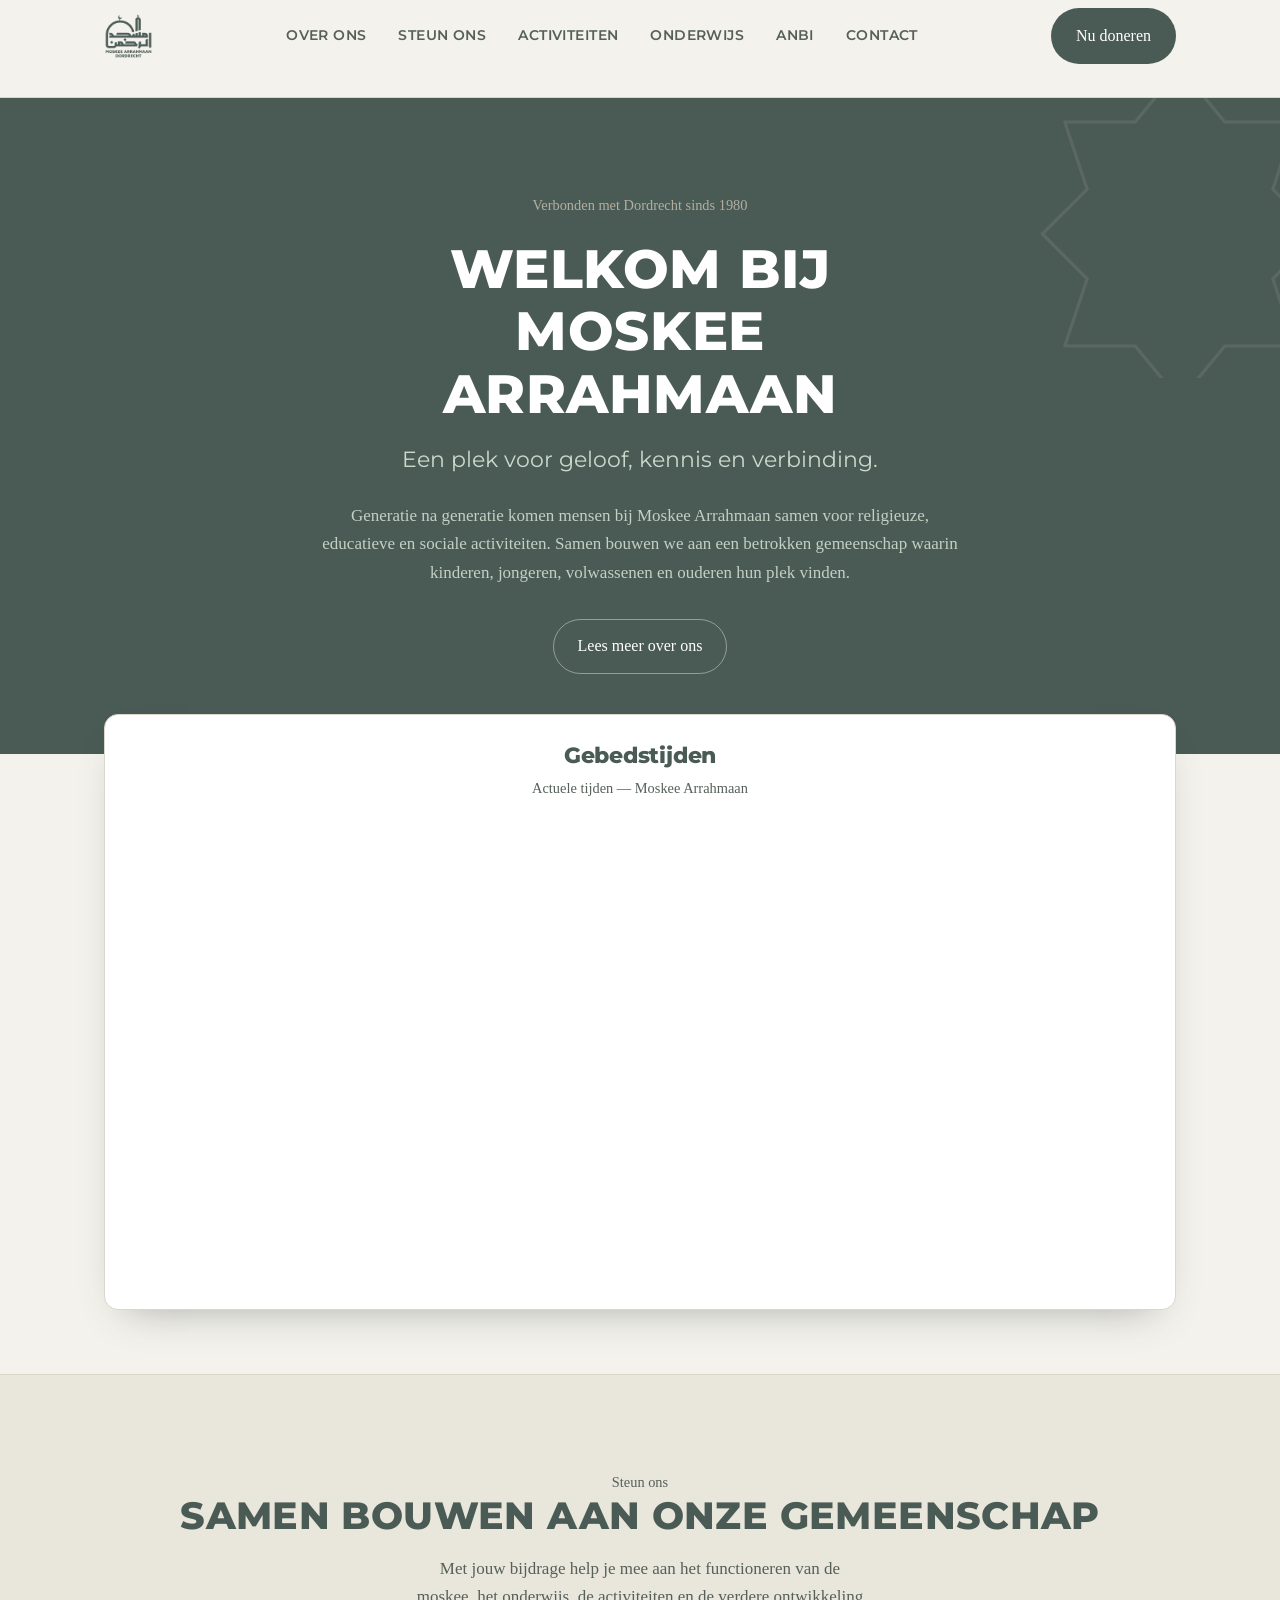
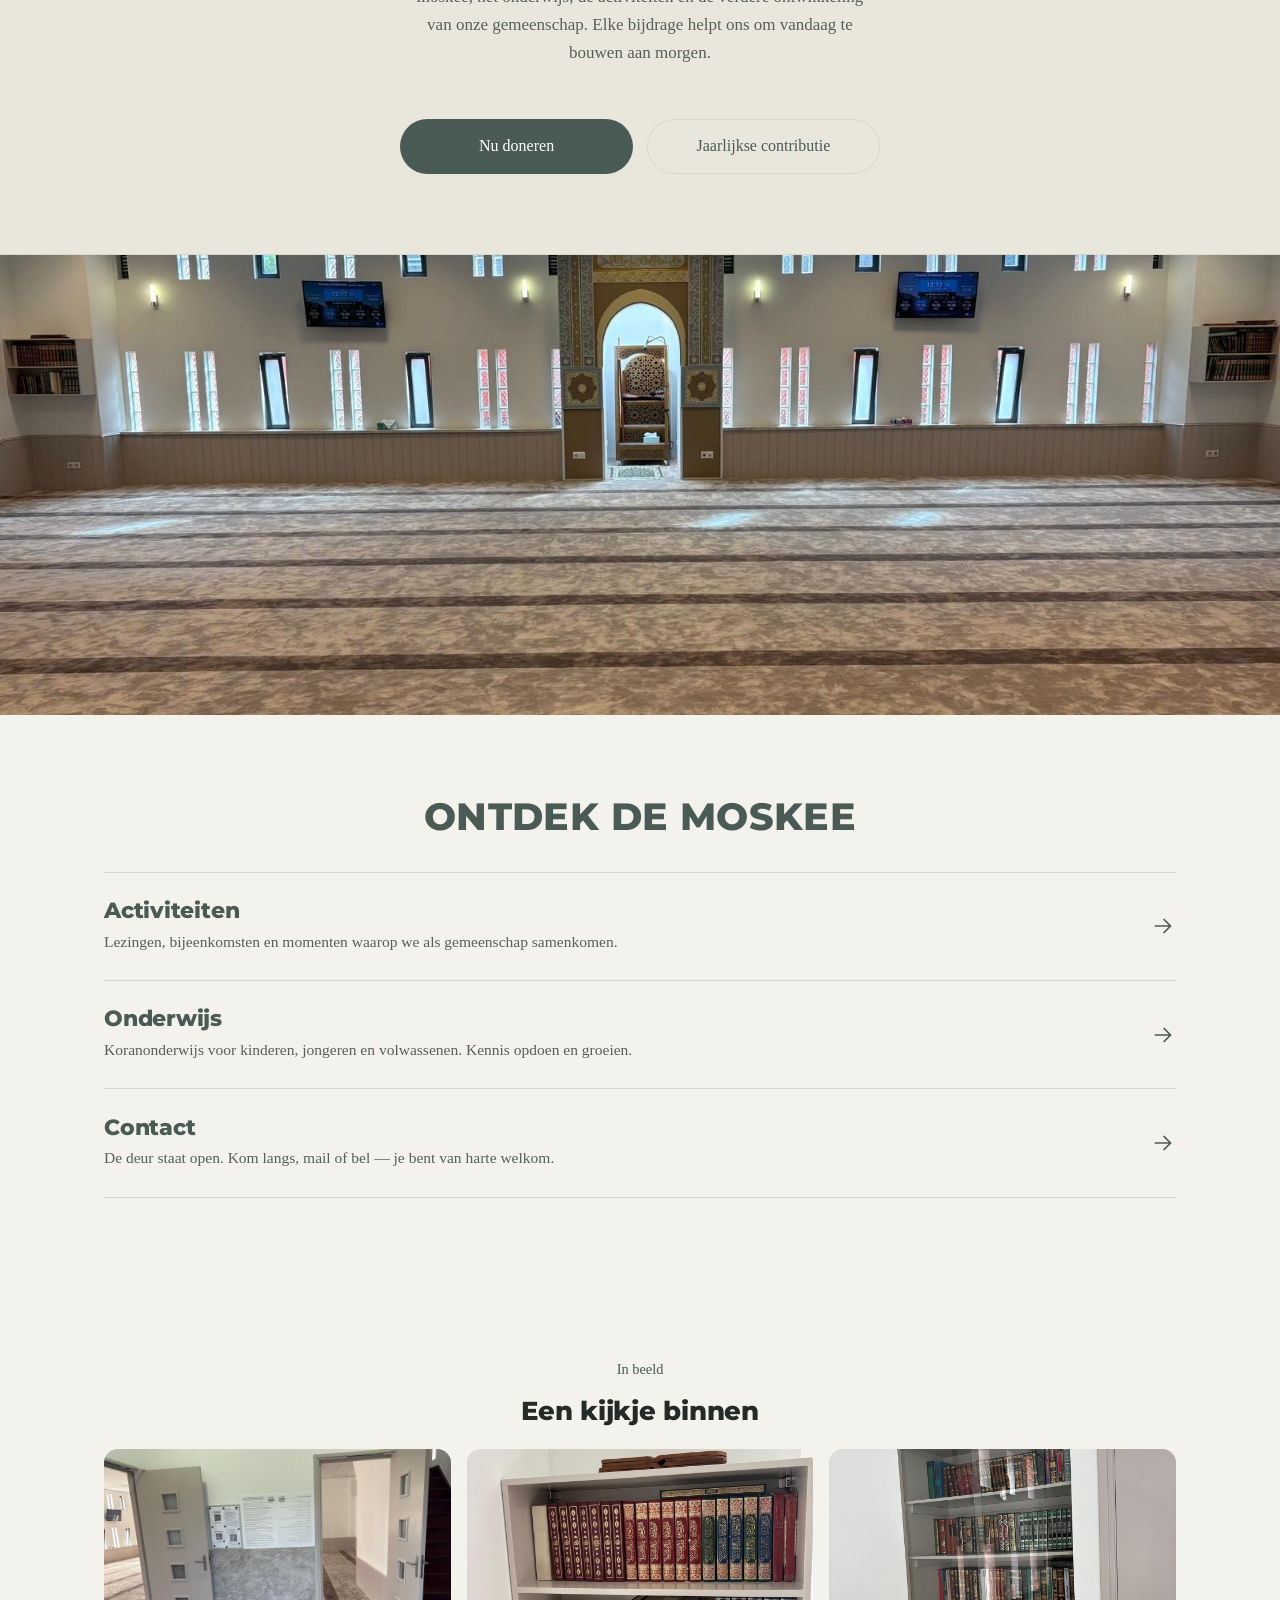
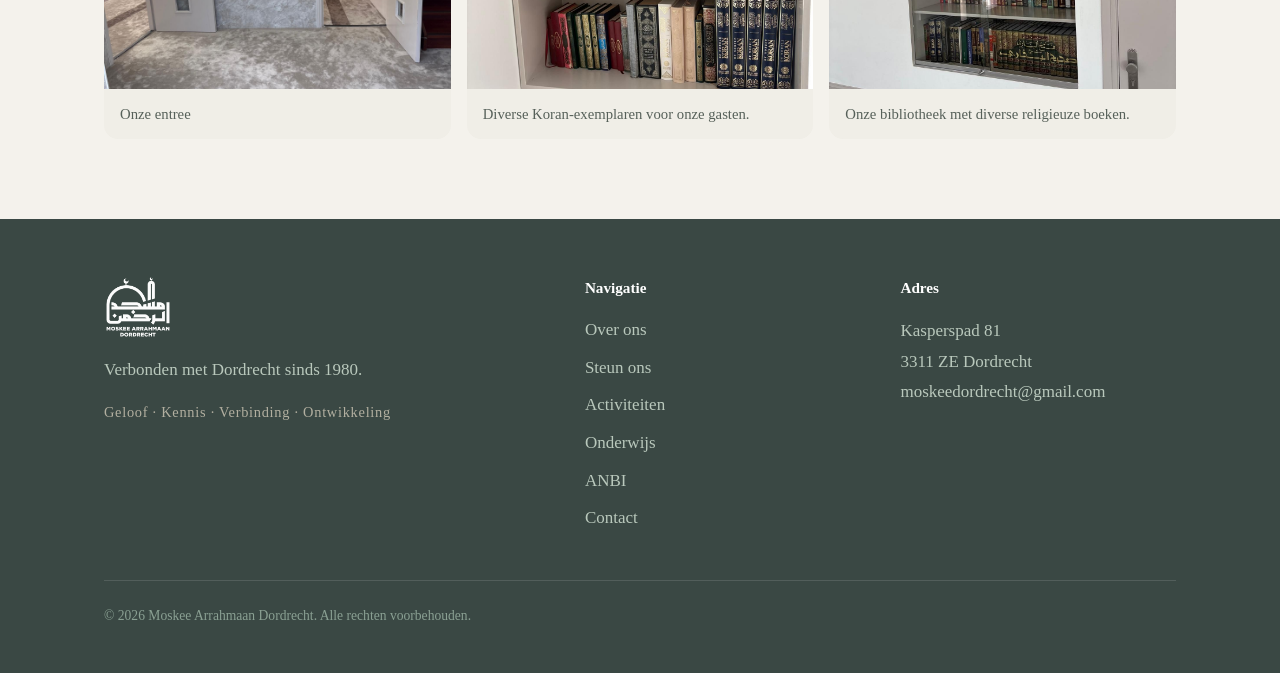
<file: index.html>
<!DOCTYPE html>
<html lang="nl">
<head>
  <meta charset="UTF-8">
  <meta name="viewport" content="width=device-width, initial-scale=1.0">
  <title>Moskee Arrahmaan Dordrecht — Geloof, kennis en verbinding</title>
  <meta name="description" content="Moskee Arrahmaan Dordrecht: sinds 1980 een plek voor geloof, kennis en verbinding. Bekijk de gebedstijden, activiteiten, onderwijs en steun de moskee.">
  <link rel="preconnect" href="https://fonts.googleapis.com">
  <link rel="preconnect" href="https://fonts.gstatic.com" crossorigin>
  <link href="https://fonts.googleapis.com/css2?family=Montserrat:wght@500;600;700;800;900&display=swap" rel="stylesheet">
  <link rel="stylesheet" href="css/style.css">
  <link rel="icon" type="image/png" href="images/favicon.png">
  <meta name="theme-color" content="#4A5B56">
</head>
<body class="centered">
  <a class="skip-link" href="#main">Naar hoofdinhoud</a>

  <!-- HEADER -->
  <header class="site-header">
    <div class="wrap header-inner">
      <a class="brand" href="index.html" aria-label="Moskee Arrahmaan Dordrecht — home">
        <img src="images/logo.png" alt="Moskee Arrahmaan Dordrecht" class="brand__logo">
      </a>
      <nav class="nav" aria-label="Hoofdnavigatie">
        <ul>
          <li><a href="over-ons.html">Over ons</a></li>
          <li><a href="steun-ons.html">Steun ons</a></li>
          <li><a href="activiteiten.html">Activiteiten</a></li>
          <li><a href="onderwijs.html">Onderwijs</a></li>
          <li><a href="anbi.html">ANBI</a></li>
          <li><a href="contact.html">Contact</a></li>
        </ul>
      </nav>
      <a href="steun-ons.html" class="btn btn--primary header-cta">Nu doneren</a>
      <button class="menu-toggle" aria-label="Menu openen" aria-expanded="false" aria-controls="mobile-nav">
        <span></span><span></span><span></span>
      </button>
    </div>
    <nav class="mobile-nav" id="mobile-nav" aria-label="Mobiele navigatie">
      <ul>
        <li><a href="over-ons.html">Over ons</a></li>
        <li><a href="steun-ons.html">Steun ons</a></li>
        <li><a href="activiteiten.html">Activiteiten</a></li>
        <li><a href="onderwijs.html">Onderwijs</a></li>
        <li><a href="anbi.html">ANBI</a></li>
        <li><a href="contact.html">Contact</a></li>
      </ul>
      <a href="steun-ons.html" class="btn btn--primary">Nu doneren</a>
    </nav>
  </header>

  <main id="main">

    <!-- HERO -->
    <section class="hero">
      <svg class="hero__star" viewBox="0 0 200 200" fill="none" aria-hidden="true">
        <path d="M100 6 128 40h44l-14 42 28 28-28 28 14 42h-44l-28 34-28-34H28l14-42-28-28 28-28L28 40h44Z" stroke="currentColor" stroke-width="2" stroke-linejoin="round"/>
      </svg>
      <div class="wrap">
        <div class="hero__inner">
          <p class="hero__eyebrow">Verbonden met Dordrecht sinds 1980</p>
          <h1>Welkom bij Moskee Arrahmaan</h1>
          <p class="hero__lead">Een plek voor geloof, kennis en verbinding.</p>
          <p class="body">
            Generatie na generatie komen mensen bij Moskee Arrahmaan samen voor religieuze,
            educatieve en sociale activiteiten. Samen bouwen we aan een betrokken gemeenschap
            waarin kinderen, jongeren, volwassenen en ouderen hun plek vinden.
          </p>
          <div class="hero__actions">
            <a href="over-ons.html" class="btn btn--on-dark">Lees meer over ons</a>
          </div>
        </div>
      </div>
    </section>

    <!-- GEBEDSTIJDEN -->
    <section class="prayer wrap" aria-labelledby="prayer-title">
      <div class="prayer__card">
        <div class="prayer__head">
          <h2 id="prayer-title">Gebedstijden</h2>
          <span class="prayer__date">Actuele tijden — Moskee Arrahmaan</span>
        </div>
        <div class="prayer__embed-wrap">
          <iframe class="mawaqit-desktop" src="https://mawaqit.net/en/w/arrahmaan-dordrecht?showOnly5PrayerTimes=0" frameborder="0" scrolling="no" title="Gebedstijden Moskee Arrahmaan" loading="lazy"></iframe>
          <iframe class="mawaqit-mobile" src="https://mawaqit.net/en/m/arrahmaan-dordrecht?showNotification=0&showSearchButton=0&showFooter=0&showFlashMessage=0&view=mobile" frameborder="0" scrolling="no" title="Gebedstijden Moskee Arrahmaan (mobiel)" loading="lazy"></iframe>
        </div>
      </div>
    </section>

    <!-- STEUN ONS -->
    <section class="support section-pad">
      <div class="wrap support__grid">
        <div>
          <p class="kicker">Steun ons</p>
          <h2>Samen bouwen aan onze gemeenschap</h2>
          <p>
            Met jouw bijdrage help je mee aan het functioneren van de moskee, het onderwijs,
            de activiteiten en de verdere ontwikkeling van onze gemeenschap. Elke bijdrage
            helpt ons om vandaag te bouwen aan morgen.
          </p>
        </div>
        <div class="support__actions">
          <a href="https://betaalverzoek.rabobank.nl/betaalverzoek/?id=DckpgFLoRYGA3qLge6UtIg" class="btn btn--primary" target="_blank" rel="noopener">Nu doneren</a>
          <a href="steun-ons.html" class="btn btn--ghost">Jaarlijkse contributie</a>
        </div>
      </div>
    </section>

    <!-- COMMUNITY BEELDBAND -->
    <section class="band" aria-hidden="true">
      <img src="images/moskee-benedenverdieping.jpg" alt="De gebedszaal van Moskee Arrahmaan" loading="lazy">
    </section>

    <!-- ONTDEK -->
    <section class="discover section-pad">
      <div class="wrap">
        <h2>Ontdek de moskee</h2>
        <div class="discover__list">
          <a class="discover__item" href="activiteiten.html">
            <div>
              <h3>Activiteiten</h3>
              <p>Lezingen, bijeenkomsten en momenten waarop we als gemeenschap samenkomen.</p>
            </div>
            <svg class="discover__arrow" width="26" height="26" viewBox="0 0 24 24" fill="none" aria-hidden="true"><path d="M5 12h14M13 6l6 6-6 6" stroke="currentColor" stroke-width="1.6" stroke-linecap="round" stroke-linejoin="round"/></svg>
          </a>
          <a class="discover__item" href="onderwijs.html">
            <div>
              <h3>Onderwijs</h3>
              <p>Koranonderwijs voor kinderen, jongeren en volwassenen. Kennis opdoen en groeien.</p>
            </div>
            <svg class="discover__arrow" width="26" height="26" viewBox="0 0 24 24" fill="none" aria-hidden="true"><path d="M5 12h14M13 6l6 6-6 6" stroke="currentColor" stroke-width="1.6" stroke-linecap="round" stroke-linejoin="round"/></svg>
          </a>
          <a class="discover__item" href="contact.html">
            <div>
              <h3>Contact</h3>
              <p>De deur staat open. Kom langs, mail of bel — je bent van harte welkom.</p>
            </div>
            <svg class="discover__arrow" width="26" height="26" viewBox="0 0 24 24" fill="none" aria-hidden="true"><path d="M5 12h14M13 6l6 6-6 6" stroke="currentColor" stroke-width="1.6" stroke-linecap="round" stroke-linejoin="round"/></svg>
          </a>
        </div>
      </div>
    </section>

    <!-- IN BEELD -->
    <section class="section-pad">
      <div class="wrap">
        <p class="kicker">In beeld</p>
        <h2>Een kijkje binnen</h2>
        <div class="gallery" style="margin-top:1.5rem;">
          <figure>
            <img src="images/onze-entree.jpeg" alt="De entree van de moskee met deuren naar de gebedszaal en de trap" loading="lazy">
            <figcaption>Onze entree</figcaption>
          </figure>
          <figure>
            <img src="images/moskee-boeken-2.jpg" alt="Boekenkast met vertalingen van de Koran" loading="lazy">
            <figcaption>Diverse Koran-exemplaren voor onze gasten.</figcaption>
          </figure>
          <figure>
            <img src="images/moskee-boeken-4.jpg" alt="Boekenkast met studieboeken voor het Koranonderwijs" loading="lazy">
            <figcaption>Onze bibliotheek met diverse religieuze boeken.</figcaption>
          </figure>
        </div>
      </div>
    </section>

  </main>

  <!-- FOOTER -->
  <footer class="site-footer">
    <div class="wrap footer-grid">
      <div>
        <img src="images/logo-white.png" alt="Moskee Arrahmaan Dordrecht" class="footer__logo">
        <p>Verbonden met Dordrecht sinds 1980.</p>
        <p class="footer__tag">Geloof · Kennis · Verbinding · Ontwikkeling</p>
      </div>
      <div>
        <h4>Navigatie</h4>
        <ul>
          <li><a href="over-ons.html">Over ons</a></li>
          <li><a href="steun-ons.html">Steun ons</a></li>
          <li><a href="activiteiten.html">Activiteiten</a></li>
          <li><a href="onderwijs.html">Onderwijs</a></li>
          <li><a href="anbi.html">ANBI</a></li>
          <li><a href="contact.html">Contact</a></li>
        </ul>
      </div>
      <div>
        <h4>Adres</h4>
        <address>
          Kasperspad 81<br>
          3311 ZE Dordrecht<br>
          <a href="mailto:moskeedordrecht@gmail.com">moskeedordrecht@gmail.com</a>
        </address>
      </div>
    </div>
    <div class="wrap">
      <p class="footer-bottom">© <span id="year"></span> Moskee Arrahmaan Dordrecht. Alle rechten voorbehouden.</p>
    </div>
  </footer>

  <script src="js/main.js"></script>
</body>
</html>
</file>
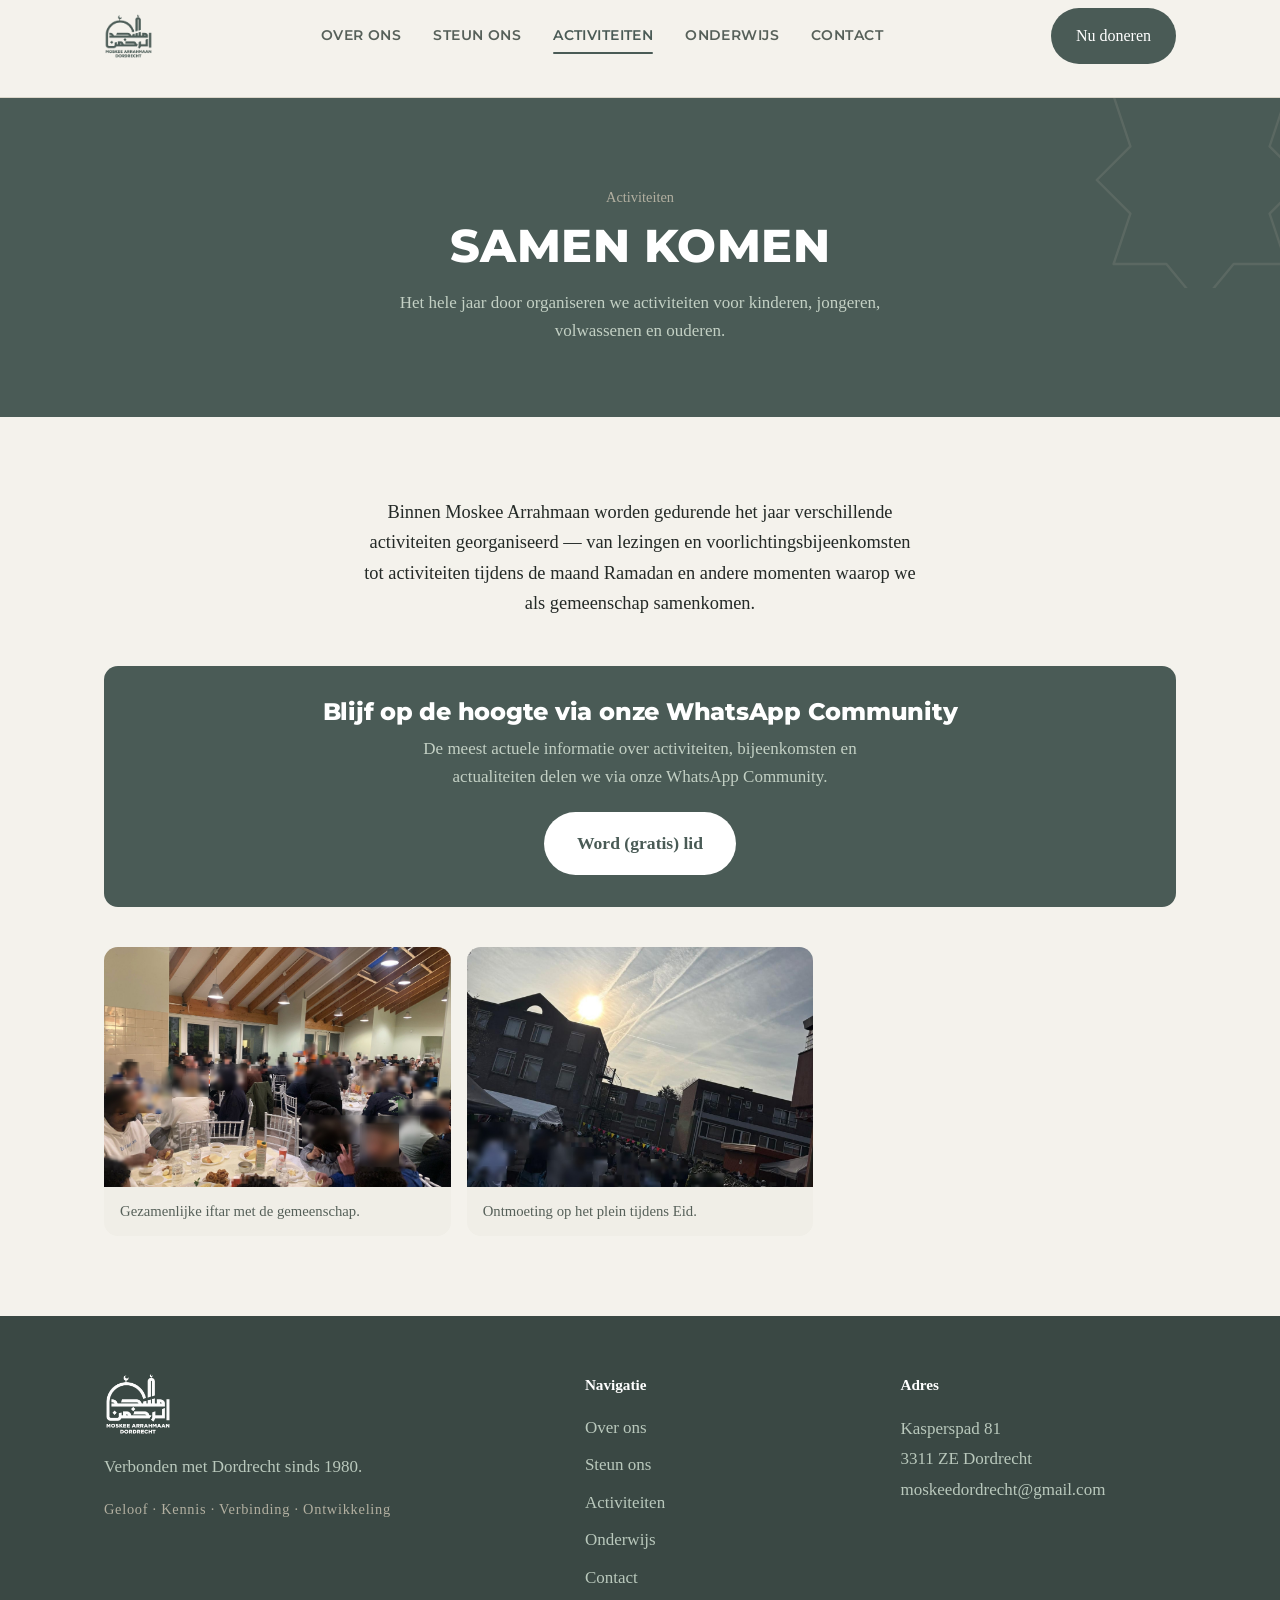
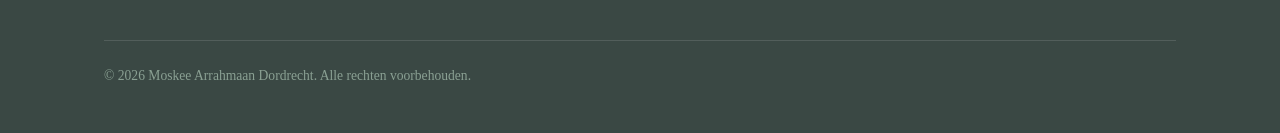
<file: activiteiten.html>
<!DOCTYPE html>
<html lang="nl">
<head>
  <meta charset="UTF-8">
  <meta name="viewport" content="width=device-width, initial-scale=1.0">
  <title>Activiteiten — Moskee Arrahmaan Dordrecht</title>
  <meta name="description" content="Lezingen, bijeenkomsten en activiteiten door het jaar heen bij Moskee Arrahmaan Dordrecht.">
  <link rel="preconnect" href="https://fonts.googleapis.com">
  <link rel="preconnect" href="https://fonts.gstatic.com" crossorigin>
  <link href="https://fonts.googleapis.com/css2?family=Montserrat:wght@500;600;700;800;900&display=swap" rel="stylesheet">
  <link rel="stylesheet" href="css/style.css">
  <link rel="icon" type="image/png" href="images/favicon.png">
  <meta name="theme-color" content="#4A5B56">
</head>
<body class="centered">
  <a class="skip-link" href="#main">Naar hoofdinhoud</a>
  <header class="site-header">
    <div class="wrap header-inner">
      <a class="brand" href="index.html" aria-label="Moskee Arrahmaan Dordrecht — home">
        <img src="images/logo.png" alt="Moskee Arrahmaan Dordrecht" class="brand__logo">
      </a>
      <nav class="nav" aria-label="Hoofdnavigatie">
        <ul>
          <li><a href="over-ons.html">Over ons</a></li>
          <li><a href="steun-ons.html">Steun ons</a></li>
          <li><a href="activiteiten.html" aria-current="page">Activiteiten</a></li>
          <li><a href="onderwijs.html">Onderwijs</a></li>
          <li><a href="contact.html">Contact</a></li>
        </ul>
      </nav>
      <a href="steun-ons.html" class="btn btn--primary header-cta">Nu doneren</a>
      <button class="menu-toggle" aria-label="Menu openen" aria-expanded="false" aria-controls="mobile-nav">
        <span></span><span></span><span></span>
      </button>
    </div>
    <nav class="mobile-nav" id="mobile-nav" aria-label="Mobiele navigatie">
      <ul>
        <li><a href="over-ons.html">Over ons</a></li>
        <li><a href="steun-ons.html">Steun ons</a></li>
        <li><a href="activiteiten.html" aria-current="page">Activiteiten</a></li>
        <li><a href="onderwijs.html">Onderwijs</a></li>
        <li><a href="contact.html">Contact</a></li>
      </ul>
      <a href="steun-ons.html" class="btn btn--primary">Nu doneren</a>
    </nav>
  </header>

  <main id="main">
    <section class="page-hero">
      <svg class="page-hero__star" viewBox="0 0 200 200" fill="none" aria-hidden="true">
        <path d="M100 6 128 40h44l-14 42 28 28-28 28 14 42h-44l-28 34-28-34H28l14-42-28-28 28-28L28 40h44Z" stroke="currentColor" stroke-width="2" stroke-linejoin="round"/>
      </svg>
      <div class="wrap">
        <div class="page-hero__inner">
          <p class="kicker">Activiteiten</p>
          <h1>Samen komen</h1>
          <p>Het hele jaar door organiseren we activiteiten voor kinderen, jongeren, volwassenen en ouderen.</p>
        </div>
      </div>
    </section>

    <section class="section-pad">
      <div class="wrap">
        <div class="prose">
          <p class="intro">Binnen Moskee Arrahmaan worden gedurende het jaar verschillende activiteiten georganiseerd — van lezingen en voorlichtingsbijeenkomsten tot activiteiten tijdens de maand Ramadan en andere momenten waarop we als gemeenschap samenkomen.</p>
        </div>

        <div class="whatsapp-cta">
          <div>
            <h2>Blijf op de hoogte via onze WhatsApp Community</h2>
            <p>De meest actuele informatie over activiteiten, bijeenkomsten en actualiteiten delen we via onze WhatsApp Community.</p>
          </div>
          <a href="https://chat.whatsapp.com/C5p3BSme1LD5mEpssKw8GZ" class="btn btn--primary btn--lg" target="_blank" rel="noopener">Word (gratis) lid</a>
        </div>

        <div class="gallery" style="margin-top:2.5rem;">
          <figure>
            <img src="images/activiteiten-2.jpg" alt="Gezamenlijke iftar-maaltijd in de zaal" loading="lazy">
            <figcaption>Gezamenlijke iftar met de gemeenschap.</figcaption>
          </figure>
          <figure>
            <img src="images/activiteiten-1.jpg" alt="Bijeenkomst op het plein bij de moskee tijdens het Eid-feest" loading="lazy">
            <figcaption>Ontmoeting op het plein tijdens Eid.</figcaption>
          </figure>
        </div>
      </div>
    </section>

  </main>
  <footer class="site-footer">
    <div class="wrap footer-grid">
      <div>
        <img src="images/logo-white.png" alt="Moskee Arrahmaan Dordrecht" class="footer__logo">
        <p>Verbonden met Dordrecht sinds 1980.</p>
        <p class="footer__tag">Geloof · Kennis · Verbinding · Ontwikkeling</p>
      </div>
      <div>
        <h4>Navigatie</h4>
        <ul>
          <li><a href="over-ons.html">Over ons</a></li>
          <li><a href="steun-ons.html">Steun ons</a></li>
          <li><a href="activiteiten.html">Activiteiten</a></li>
          <li><a href="onderwijs.html">Onderwijs</a></li>
          <li><a href="contact.html">Contact</a></li>
        </ul>
      </div>
      <div>
        <h4>Adres</h4>
        <address>
          Kasperspad 81<br>
          3311 ZE Dordrecht<br>
          <a href="mailto:moskeedordrecht@gmail.com">moskeedordrecht@gmail.com</a>
        </address>
      </div>
    </div>
    <div class="wrap">
      <p class="footer-bottom">© <span id="year"></span> Moskee Arrahmaan Dordrecht. Alle rechten voorbehouden.</p>
    </div>
  </footer>
  <script src="js/main.js"></script>
</body>
</html>
</file>
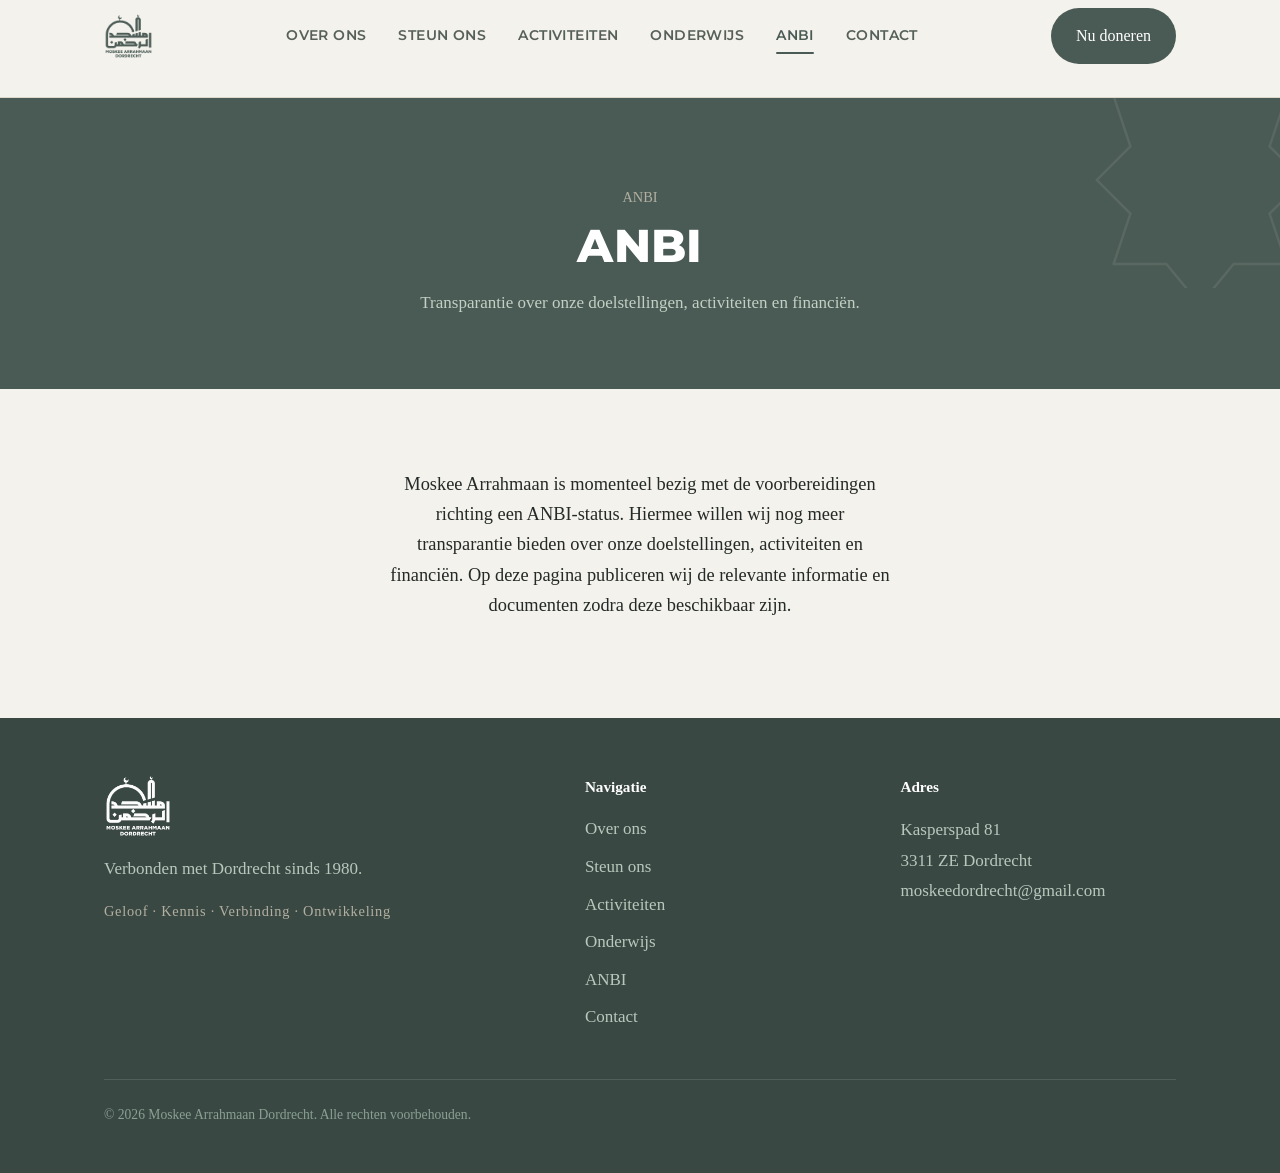
<file: anbi.html>
<!DOCTYPE html>
<html lang="nl">
<head>
  <meta charset="UTF-8">
  <meta name="viewport" content="width=device-width, initial-scale=1.0">
  <title>ANBI — Moskee Arrahmaan Dordrecht</title>
  <meta name="description" content="ANBI — Moskee Arrahmaan Dordrecht werkt toe naar een ANBI-status voor meer transparantie over doelstellingen, activiteiten en financiën.">
  <link rel="preconnect" href="https://fonts.googleapis.com">
  <link rel="preconnect" href="https://fonts.gstatic.com" crossorigin>
  <link href="https://fonts.googleapis.com/css2?family=Montserrat:wght@500;600;700;800;900&display=swap" rel="stylesheet">
  <link rel="stylesheet" href="css/style.css">
  <link rel="icon" type="image/png" href="images/favicon.png">
  <meta name="theme-color" content="#4A5B56">
</head>
<body class="centered">
  <a class="skip-link" href="#main">Naar hoofdinhoud</a>
  <header class="site-header">
    <div class="wrap header-inner">
      <a class="brand" href="index.html" aria-label="Moskee Arrahmaan Dordrecht — home">
        <img src="images/logo.png" alt="Moskee Arrahmaan Dordrecht" class="brand__logo">
      </a>
      <nav class="nav" aria-label="Hoofdnavigatie">
        <ul>
          <li><a href="over-ons.html">Over ons</a></li>
          <li><a href="steun-ons.html">Steun ons</a></li>
          <li><a href="activiteiten.html">Activiteiten</a></li>
          <li><a href="onderwijs.html">Onderwijs</a></li>
          <li><a href="anbi.html" aria-current="page">ANBI</a></li>
          <li><a href="contact.html">Contact</a></li>
        </ul>
      </nav>
      <a href="steun-ons.html" class="btn btn--primary header-cta">Nu doneren</a>
      <button class="menu-toggle" aria-label="Menu openen" aria-expanded="false" aria-controls="mobile-nav">
        <span></span><span></span><span></span>
      </button>
    </div>
    <nav class="mobile-nav" id="mobile-nav" aria-label="Mobiele navigatie">
      <ul>
        <li><a href="over-ons.html">Over ons</a></li>
        <li><a href="steun-ons.html">Steun ons</a></li>
        <li><a href="activiteiten.html">Activiteiten</a></li>
        <li><a href="onderwijs.html">Onderwijs</a></li>
        <li><a href="anbi.html" aria-current="page">ANBI</a></li>
        <li><a href="contact.html">Contact</a></li>
      </ul>
      <a href="steun-ons.html" class="btn btn--primary">Nu doneren</a>
    </nav>
  </header>

  <main id="main">
    <section class="page-hero">
      <svg class="page-hero__star" viewBox="0 0 200 200" fill="none" aria-hidden="true">
        <path d="M100 6 128 40h44l-14 42 28 28-28 28 14 42h-44l-28 34-28-34H28l14-42-28-28 28-28L28 40h44Z" stroke="currentColor" stroke-width="2" stroke-linejoin="round"/>
      </svg>
      <div class="wrap">
        <div class="page-hero__inner">
          <p class="kicker">ANBI</p>
          <h1>ANBI</h1>
          <p>Transparantie over onze doelstellingen, activiteiten en financiën.</p>
        </div>
      </div>
    </section>

    <section class="section-pad">
      <div class="wrap prose">
        <p class="intro">Moskee Arrahmaan is momenteel bezig met de voorbereidingen richting een ANBI-status. Hiermee willen wij nog meer transparantie bieden over onze doelstellingen, activiteiten en financiën. Op deze pagina publiceren wij de relevante informatie en documenten zodra deze beschikbaar zijn.</p>
      </div>
    </section>

  </main>
  <footer class="site-footer">
    <div class="wrap footer-grid">
      <div>
        <img src="images/logo-white.png" alt="Moskee Arrahmaan Dordrecht" class="footer__logo">
        <p>Verbonden met Dordrecht sinds 1980.</p>
        <p class="footer__tag">Geloof · Kennis · Verbinding · Ontwikkeling</p>
      </div>
      <div>
        <h4>Navigatie</h4>
        <ul>
          <li><a href="over-ons.html">Over ons</a></li>
          <li><a href="steun-ons.html">Steun ons</a></li>
          <li><a href="activiteiten.html">Activiteiten</a></li>
          <li><a href="onderwijs.html">Onderwijs</a></li>
          <li><a href="anbi.html">ANBI</a></li>
          <li><a href="contact.html">Contact</a></li>
        </ul>
      </div>
      <div>
        <h4>Adres</h4>
        <address>
          Kasperspad 81<br>
          3311 ZE Dordrecht<br>
          <a href="mailto:moskeedordrecht@gmail.com">moskeedordrecht@gmail.com</a>
        </address>
      </div>
    </div>
    <div class="wrap">
      <p class="footer-bottom">© <span id="year"></span> Moskee Arrahmaan Dordrecht. Alle rechten voorbehouden.</p>
    </div>
  </footer>
  <script src="js/main.js"></script>
</body>
</html>
</file>
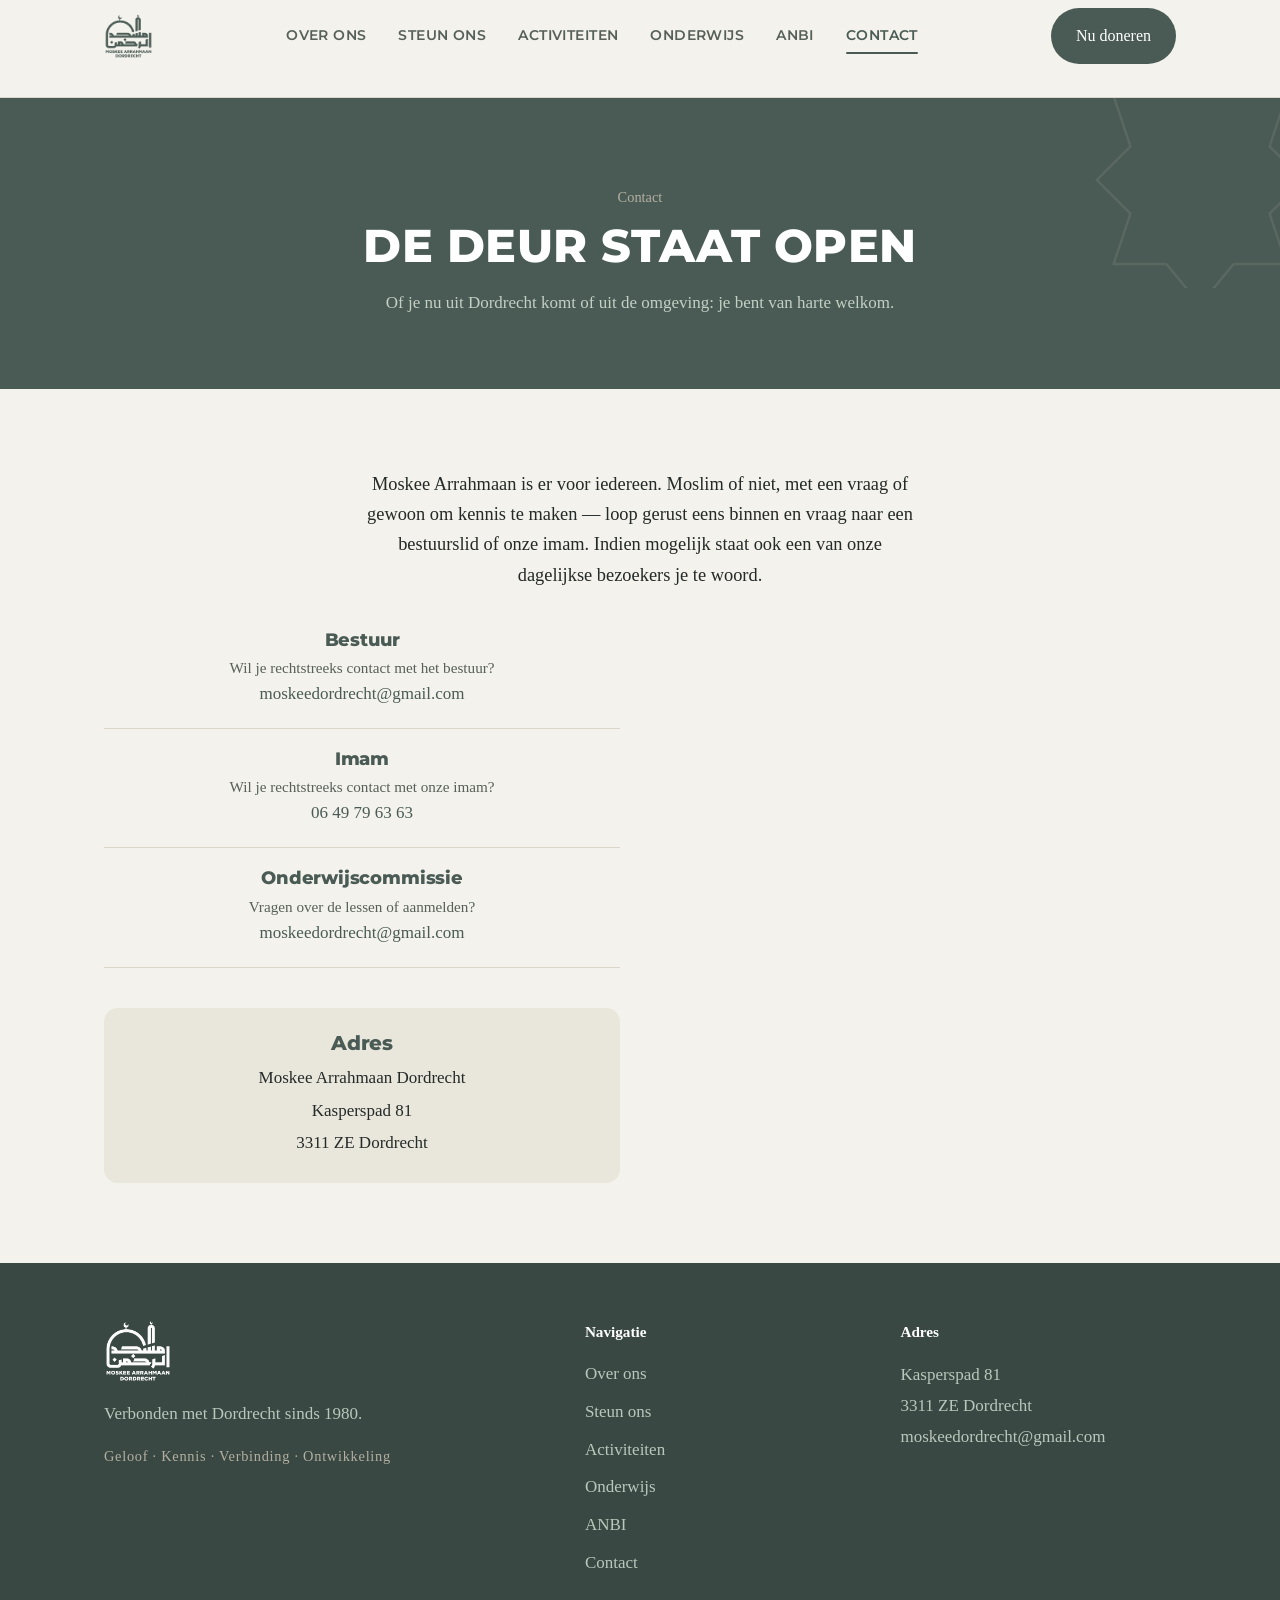
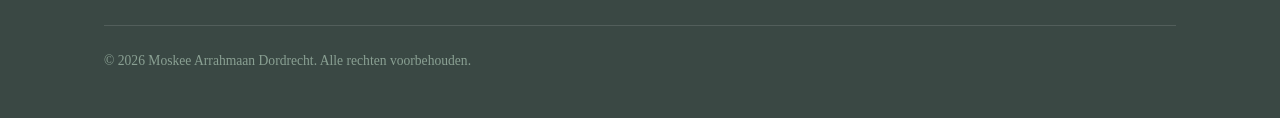
<file: contact.html>
<!DOCTYPE html>
<html lang="nl">
<head>
  <meta charset="UTF-8">
  <meta name="viewport" content="width=device-width, initial-scale=1.0">
  <title>Contact — Moskee Arrahmaan Dordrecht</title>
  <meta name="description" content="Contactgegevens van Moskee Arrahmaan Dordrecht: bestuur, imam en onderwijscommissie.">
  <link rel="preconnect" href="https://fonts.googleapis.com">
  <link rel="preconnect" href="https://fonts.gstatic.com" crossorigin>
  <link href="https://fonts.googleapis.com/css2?family=Montserrat:wght@500;600;700;800;900&display=swap" rel="stylesheet">
  <link rel="stylesheet" href="css/style.css">
  <link rel="icon" type="image/png" href="images/favicon.png">
  <meta name="theme-color" content="#4A5B56">
</head>
<body class="centered">
  <a class="skip-link" href="#main">Naar hoofdinhoud</a>
  <header class="site-header">
    <div class="wrap header-inner">
      <a class="brand" href="index.html" aria-label="Moskee Arrahmaan Dordrecht — home">
        <img src="images/logo.png" alt="Moskee Arrahmaan Dordrecht" class="brand__logo">
      </a>
      <nav class="nav" aria-label="Hoofdnavigatie">
        <ul>
          <li><a href="over-ons.html">Over ons</a></li>
          <li><a href="steun-ons.html">Steun ons</a></li>
          <li><a href="activiteiten.html">Activiteiten</a></li>
          <li><a href="onderwijs.html">Onderwijs</a></li>
          <li><a href="anbi.html">ANBI</a></li>
          <li><a href="contact.html" aria-current="page">Contact</a></li>
        </ul>
      </nav>
      <a href="steun-ons.html" class="btn btn--primary header-cta">Nu doneren</a>
      <button class="menu-toggle" aria-label="Menu openen" aria-expanded="false" aria-controls="mobile-nav">
        <span></span><span></span><span></span>
      </button>
    </div>
    <nav class="mobile-nav" id="mobile-nav" aria-label="Mobiele navigatie">
      <ul>
        <li><a href="over-ons.html">Over ons</a></li>
        <li><a href="steun-ons.html">Steun ons</a></li>
        <li><a href="activiteiten.html">Activiteiten</a></li>
        <li><a href="onderwijs.html">Onderwijs</a></li>
        <li><a href="anbi.html">ANBI</a></li>
        <li><a href="contact.html" aria-current="page">Contact</a></li>
      </ul>
      <a href="steun-ons.html" class="btn btn--primary">Nu doneren</a>
    </nav>
  </header>

  <main id="main">
    <section class="page-hero">
      <svg class="page-hero__star" viewBox="0 0 200 200" fill="none" aria-hidden="true">
        <path d="M100 6 128 40h44l-14 42 28 28-28 28 14 42h-44l-28 34-28-34H28l14-42-28-28 28-28L28 40h44Z" stroke="currentColor" stroke-width="2" stroke-linejoin="round"/>
      </svg>
      <div class="wrap">
        <div class="page-hero__inner">
          <p class="kicker">Contact</p>
          <h1>De deur staat open</h1>
          <p>Of je nu uit Dordrecht komt of uit de omgeving: je bent van harte welkom.</p>
        </div>
      </div>
    </section>

    <section class="section-pad">
      <div class="wrap">
        <div class="prose" style="margin-bottom:2.5rem;">
          <p class="intro">Moskee Arrahmaan is er voor iedereen. Moslim of niet, met een vraag of gewoon om kennis te maken — loop gerust eens binnen en vraag naar een bestuurslid of onze imam. Indien mogelijk staat ook een van onze dagelijkse bezoekers je te woord.</p>
        </div>

        <div class="contact-grid">
          <div class="contact-methods">
            <div class="contact-method">
              <h3>Bestuur</h3>
              <p>Wil je rechtstreeks contact met het bestuur?</p>
              <a href="mailto:moskeedordrecht@gmail.com">moskeedordrecht@gmail.com</a>
            </div>
            <div class="contact-method">
              <h3>Imam</h3>
              <p>Wil je rechtstreeks contact met onze imam?</p>
              <a href="tel:+31649796363">06 49 79 63 63</a>
            </div>
            <div class="contact-method">
              <h3>Onderwijscommissie</h3>
              <p>Vragen over de lessen of aanmelden?</p>
              <a href="mailto:moskeedordrecht@gmail.com">moskeedordrecht@gmail.com</a>
            </div>
            <div class="contact-address">
              <h3 style="font-family:var(--font-head);color:var(--brand-green);margin:0 0 .5rem;">Adres</h3>
              <address>
                Moskee Arrahmaan Dordrecht<br>
                Kasperspad 81<br>
                3311 ZE Dordrecht
              </address>
            </div>
          </div>
          <div>
            <iframe class="map-embed" title="Locatie Moskee Arrahmaan op de kaart"
              src="https://www.google.com/maps?q=Kasperspad+81,+3311+ZE+Dordrecht&output=embed"
              loading="lazy" referrerpolicy="no-referrer-when-downgrade"></iframe>
          </div>
        </div>
      </div>
    </section>

  </main>
  <footer class="site-footer">
    <div class="wrap footer-grid">
      <div>
        <img src="images/logo-white.png" alt="Moskee Arrahmaan Dordrecht" class="footer__logo">
        <p>Verbonden met Dordrecht sinds 1980.</p>
        <p class="footer__tag">Geloof · Kennis · Verbinding · Ontwikkeling</p>
      </div>
      <div>
        <h4>Navigatie</h4>
        <ul>
          <li><a href="over-ons.html">Over ons</a></li>
          <li><a href="steun-ons.html">Steun ons</a></li>
          <li><a href="activiteiten.html">Activiteiten</a></li>
          <li><a href="onderwijs.html">Onderwijs</a></li>
          <li><a href="anbi.html">ANBI</a></li>
          <li><a href="contact.html">Contact</a></li>
        </ul>
      </div>
      <div>
        <h4>Adres</h4>
        <address>
          Kasperspad 81<br>
          3311 ZE Dordrecht<br>
          <a href="mailto:moskeedordrecht@gmail.com">moskeedordrecht@gmail.com</a>
        </address>
      </div>
    </div>
    <div class="wrap">
      <p class="footer-bottom">© <span id="year"></span> Moskee Arrahmaan Dordrecht. Alle rechten voorbehouden.</p>
    </div>
  </footer>
  <script src="js/main.js"></script>
</body>
</html>
</file>
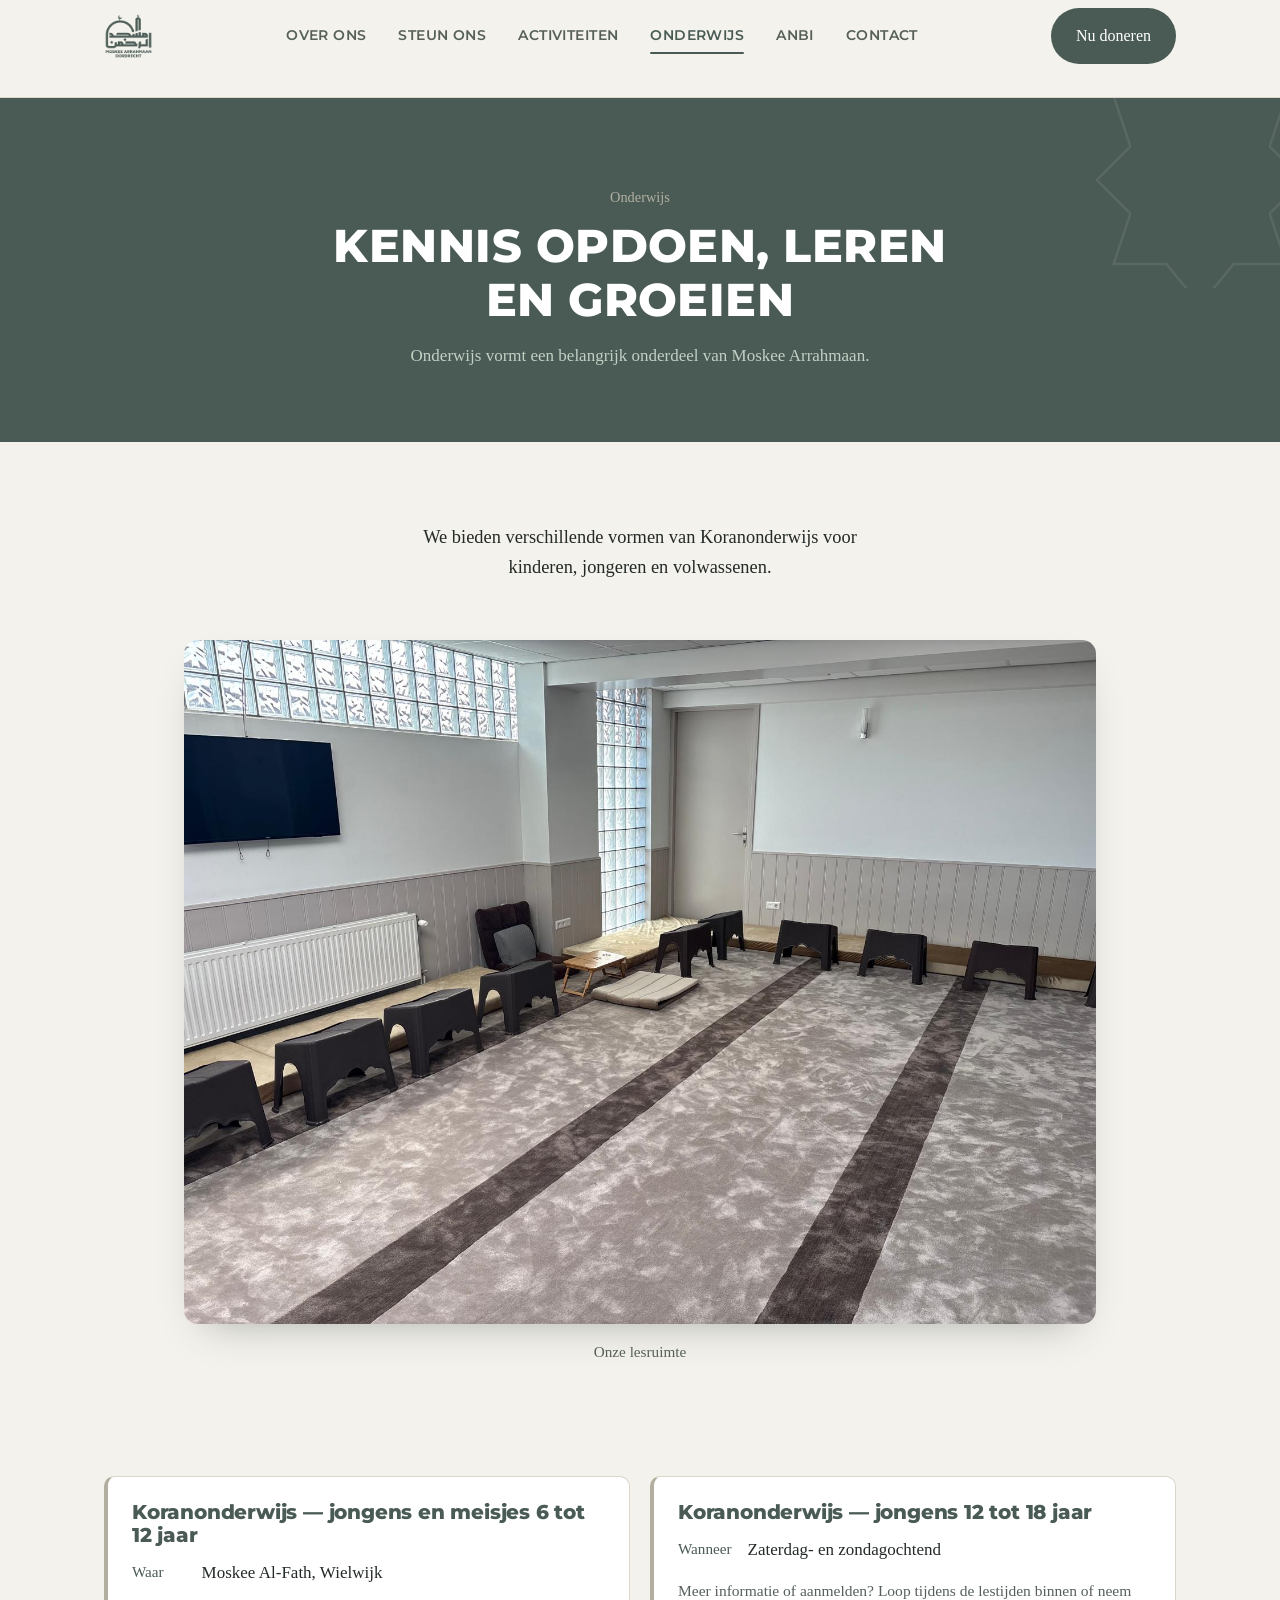
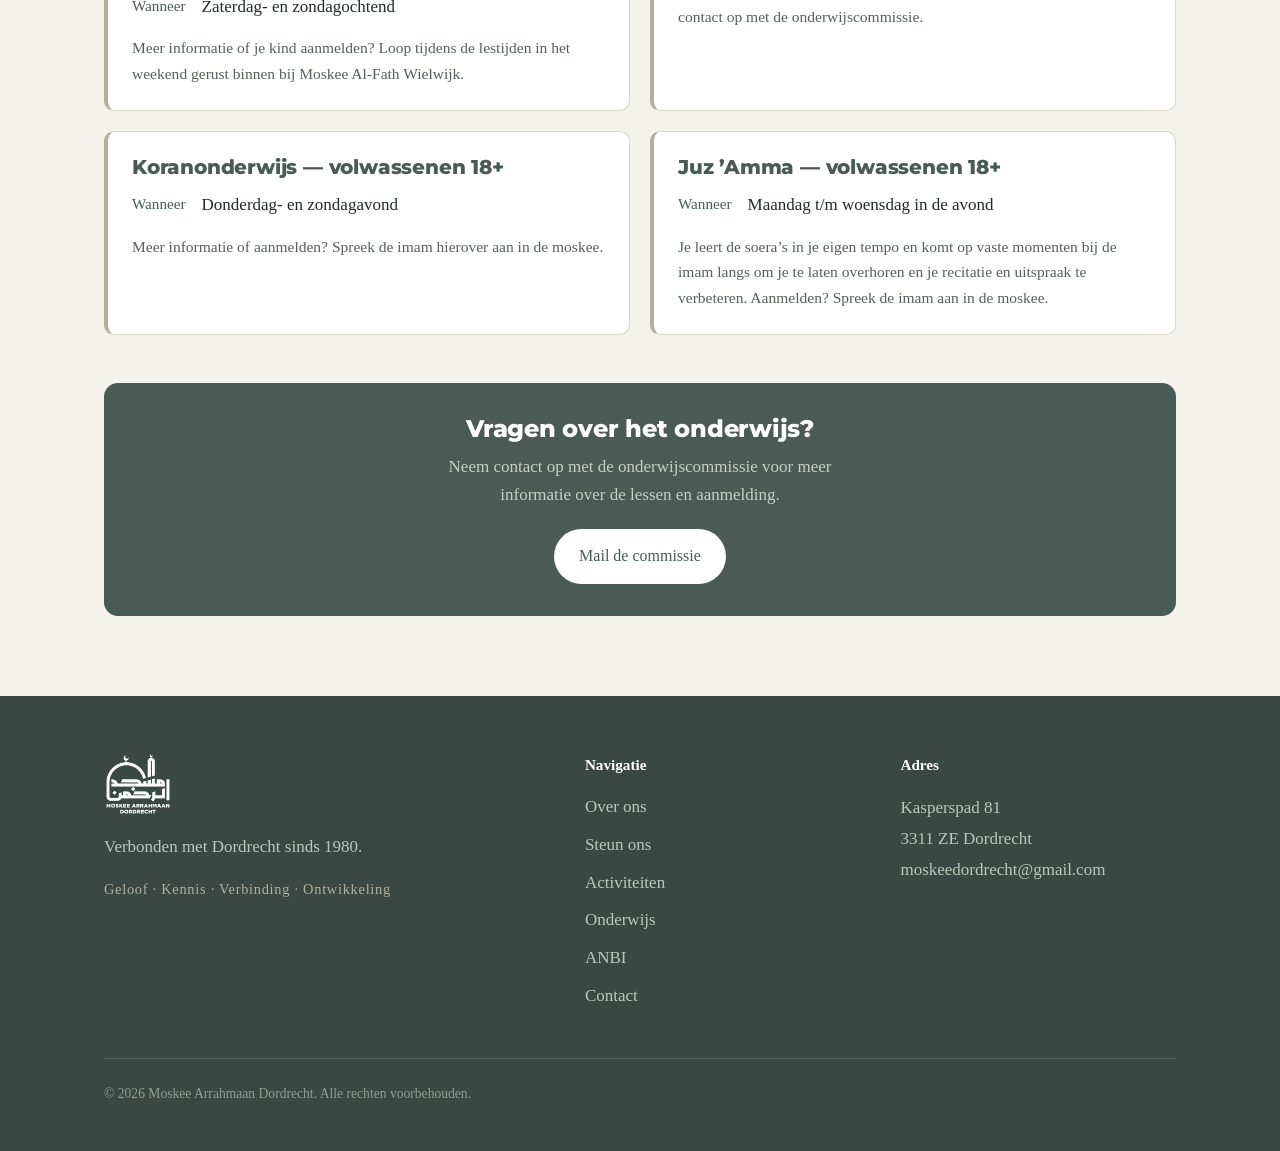
<file: onderwijs.html>
<!DOCTYPE html>
<html lang="nl">
<head>
  <meta charset="UTF-8">
  <meta name="viewport" content="width=device-width, initial-scale=1.0">
  <title>Onderwijs — Moskee Arrahmaan Dordrecht</title>
  <meta name="description" content="Koranonderwijs voor kinderen, jongeren en volwassenen bij Moskee Arrahmaan Dordrecht.">
  <link rel="preconnect" href="https://fonts.googleapis.com">
  <link rel="preconnect" href="https://fonts.gstatic.com" crossorigin>
  <link href="https://fonts.googleapis.com/css2?family=Montserrat:wght@500;600;700;800;900&display=swap" rel="stylesheet">
  <link rel="stylesheet" href="css/style.css">
  <link rel="icon" type="image/png" href="images/favicon.png">
  <meta name="theme-color" content="#4A5B56">
</head>
<body class="centered">
  <a class="skip-link" href="#main">Naar hoofdinhoud</a>
  <header class="site-header">
    <div class="wrap header-inner">
      <a class="brand" href="index.html" aria-label="Moskee Arrahmaan Dordrecht — home">
        <img src="images/logo.png" alt="Moskee Arrahmaan Dordrecht" class="brand__logo">
      </a>
      <nav class="nav" aria-label="Hoofdnavigatie">
        <ul>
          <li><a href="over-ons.html">Over ons</a></li>
          <li><a href="steun-ons.html">Steun ons</a></li>
          <li><a href="activiteiten.html">Activiteiten</a></li>
          <li><a href="onderwijs.html" aria-current="page">Onderwijs</a></li>
          <li><a href="anbi.html">ANBI</a></li>
          <li><a href="contact.html">Contact</a></li>
        </ul>
      </nav>
      <a href="steun-ons.html" class="btn btn--primary header-cta">Nu doneren</a>
      <button class="menu-toggle" aria-label="Menu openen" aria-expanded="false" aria-controls="mobile-nav">
        <span></span><span></span><span></span>
      </button>
    </div>
    <nav class="mobile-nav" id="mobile-nav" aria-label="Mobiele navigatie">
      <ul>
        <li><a href="over-ons.html">Over ons</a></li>
        <li><a href="steun-ons.html">Steun ons</a></li>
        <li><a href="activiteiten.html">Activiteiten</a></li>
        <li><a href="onderwijs.html" aria-current="page">Onderwijs</a></li>
        <li><a href="anbi.html">ANBI</a></li>
        <li><a href="contact.html">Contact</a></li>
      </ul>
      <a href="steun-ons.html" class="btn btn--primary">Nu doneren</a>
    </nav>
  </header>

  <main id="main">
    <section class="page-hero">
      <svg class="page-hero__star" viewBox="0 0 200 200" fill="none" aria-hidden="true">
        <path d="M100 6 128 40h44l-14 42 28 28-28 28 14 42h-44l-28 34-28-34H28l14-42-28-28 28-28L28 40h44Z" stroke="currentColor" stroke-width="2" stroke-linejoin="round"/>
      </svg>
      <div class="wrap">
        <div class="page-hero__inner">
          <p class="kicker">Onderwijs</p>
          <h1>Kennis opdoen, leren en groeien</h1>
          <p>Onderwijs vormt een belangrijk onderdeel van Moskee Arrahmaan.</p>
        </div>
      </div>
    </section>

    <section class="section-pad" style="padding-bottom:2.5rem;">
      <div class="wrap prose">
        <p class="intro">We bieden verschillende vormen van Koranonderwijs voor kinderen, jongeren en volwassenen.</p>
      </div>
    </section>

    <section class="feature-image section-pad" style="padding-top:0;">
      <figure class="wrap">
        <img src="images/onderwijs-zaal.jpg" alt="De leszaal van Moskee Arrahmaan met leesstoeltjes en Koranstandaards" loading="lazy">
        <figcaption>Onze lesruimte</figcaption>
      </figure>
    </section>

    <section class="section-pad">
      <div class="wrap">

        <div class="courses">
          <div class="course">
            <h3>Koranonderwijs — jongens en meisjes 6 tot 12 jaar</h3>
            <dl>
              <dt>Waar</dt><dd>Moskee Al-Fath, Wielwijk</dd>
              <dt>Wanneer</dt><dd>Zaterdag- en zondagochtend</dd>
            </dl>
            <p>Meer informatie of je kind aanmelden? Loop tijdens de lestijden in het weekend gerust binnen bij Moskee Al-Fath Wielwijk.</p>
          </div>
          <div class="course">
            <h3>Koranonderwijs — jongens 12 tot 18 jaar</h3>
            <dl>
              <dt>Wanneer</dt><dd>Zaterdag- en zondagochtend</dd>
            </dl>
            <p>Meer informatie of aanmelden? Loop tijdens de lestijden binnen of neem contact op met de onderwijscommissie.</p>
          </div>
          <div class="course">
            <h3>Koranonderwijs — volwassenen 18+</h3>
            <dl>
              <dt>Wanneer</dt><dd>Donderdag- en zondagavond</dd>
            </dl>
            <p>Meer informatie of aanmelden? Spreek de imam hierover aan in de moskee.</p>
          </div>
          <div class="course">
            <h3>Juz ’Amma — volwassenen 18+</h3>
            <dl>
              <dt>Wanneer</dt><dd>Maandag t/m woensdag in de avond</dd>
            </dl>
            <p>Je leert de soera’s in je eigen tempo en komt op vaste momenten bij de imam langs om je te laten overhoren en je recitatie en uitspraak te verbeteren. Aanmelden? Spreek de imam aan in de moskee.</p>
          </div>
        </div>

        <div class="whatsapp-cta">
          <div>
            <h2>Vragen over het onderwijs?</h2>
            <p>Neem contact op met de onderwijscommissie voor meer informatie over de lessen en aanmelding.</p>
          </div>
          <a href="mailto:moskeedordrecht@gmail.com" class="btn btn--primary">Mail de commissie</a>
        </div>
      </div>
    </section>

  </main>
  <footer class="site-footer">
    <div class="wrap footer-grid">
      <div>
        <img src="images/logo-white.png" alt="Moskee Arrahmaan Dordrecht" class="footer__logo">
        <p>Verbonden met Dordrecht sinds 1980.</p>
        <p class="footer__tag">Geloof · Kennis · Verbinding · Ontwikkeling</p>
      </div>
      <div>
        <h4>Navigatie</h4>
        <ul>
          <li><a href="over-ons.html">Over ons</a></li>
          <li><a href="steun-ons.html">Steun ons</a></li>
          <li><a href="activiteiten.html">Activiteiten</a></li>
          <li><a href="onderwijs.html">Onderwijs</a></li>
          <li><a href="anbi.html">ANBI</a></li>
          <li><a href="contact.html">Contact</a></li>
        </ul>
      </div>
      <div>
        <h4>Adres</h4>
        <address>
          Kasperspad 81<br>
          3311 ZE Dordrecht<br>
          <a href="mailto:moskeedordrecht@gmail.com">moskeedordrecht@gmail.com</a>
        </address>
      </div>
    </div>
    <div class="wrap">
      <p class="footer-bottom">© <span id="year"></span> Moskee Arrahmaan Dordrecht. Alle rechten voorbehouden.</p>
    </div>
  </footer>
  <script src="js/main.js"></script>
</body>
</html>
</file>
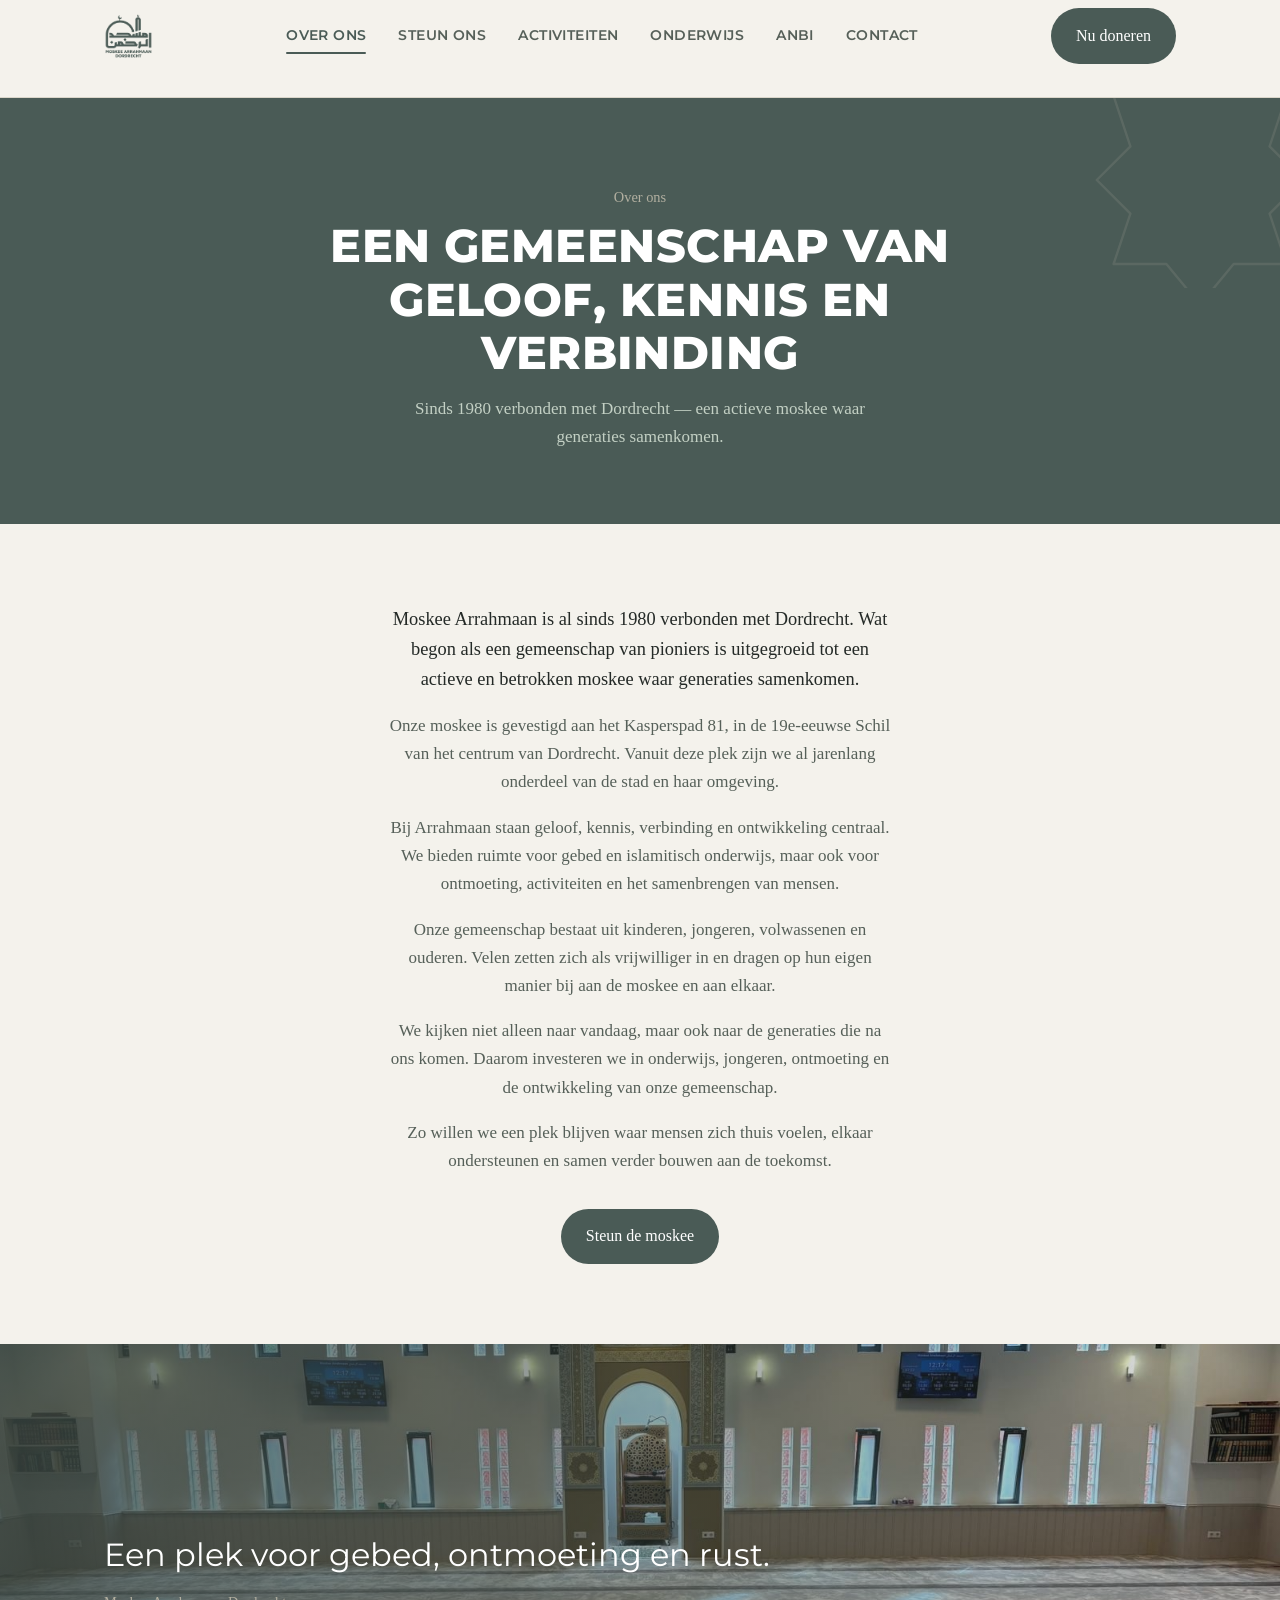
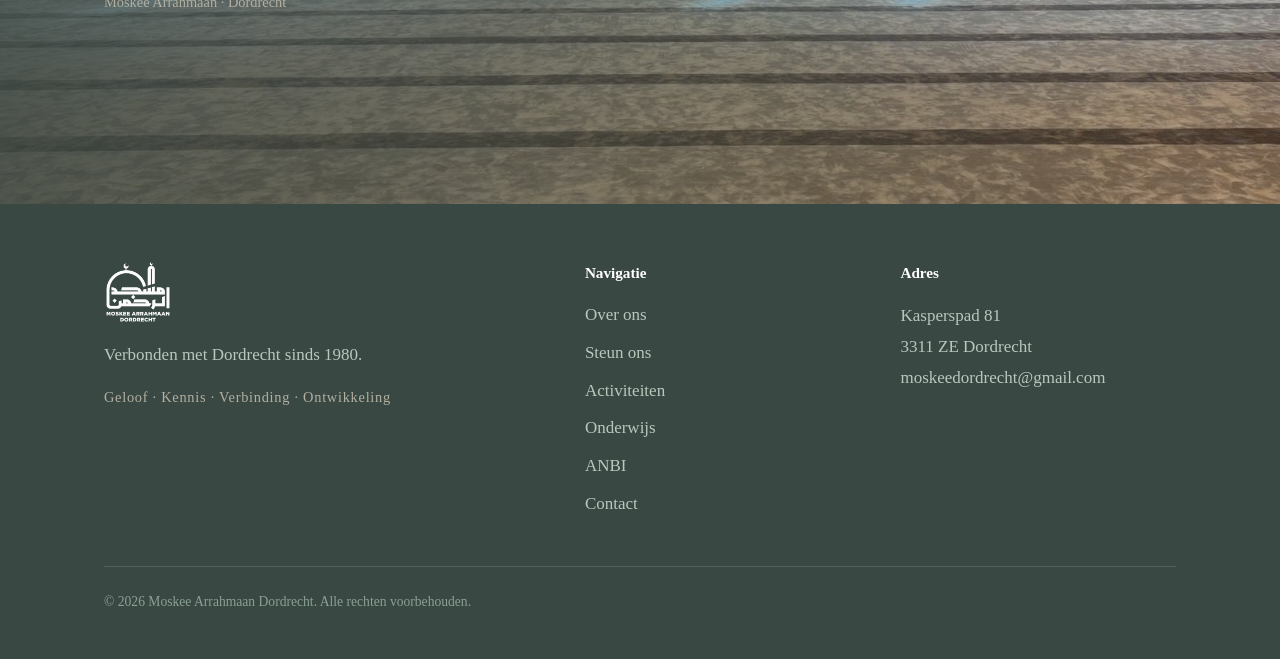
<file: over-ons.html>
<!DOCTYPE html>
<html lang="nl">
<head>
  <meta charset="UTF-8">
  <meta name="viewport" content="width=device-width, initial-scale=1.0">
  <title>Over ons — Moskee Arrahmaan Dordrecht</title>
  <meta name="description" content="Moskee Arrahmaan is sinds 1980 verbonden met Dordrecht: een gemeenschap van geloof, kennis en verbinding.">
  <link rel="preconnect" href="https://fonts.googleapis.com">
  <link rel="preconnect" href="https://fonts.gstatic.com" crossorigin>
  <link href="https://fonts.googleapis.com/css2?family=Montserrat:wght@500;600;700;800;900&display=swap" rel="stylesheet">
  <link rel="stylesheet" href="css/style.css">
  <link rel="icon" type="image/png" href="images/favicon.png">
  <meta name="theme-color" content="#4A5B56">
</head>
<body class="centered">
  <a class="skip-link" href="#main">Naar hoofdinhoud</a>
  <header class="site-header">
    <div class="wrap header-inner">
      <a class="brand" href="index.html" aria-label="Moskee Arrahmaan Dordrecht — home">
        <img src="images/logo.png" alt="Moskee Arrahmaan Dordrecht" class="brand__logo">
      </a>
      <nav class="nav" aria-label="Hoofdnavigatie">
        <ul>
          <li><a href="over-ons.html" aria-current="page">Over ons</a></li>
          <li><a href="steun-ons.html">Steun ons</a></li>
          <li><a href="activiteiten.html">Activiteiten</a></li>
          <li><a href="onderwijs.html">Onderwijs</a></li>
          <li><a href="anbi.html">ANBI</a></li>
          <li><a href="contact.html">Contact</a></li>
        </ul>
      </nav>
      <a href="steun-ons.html" class="btn btn--primary header-cta">Nu doneren</a>
      <button class="menu-toggle" aria-label="Menu openen" aria-expanded="false" aria-controls="mobile-nav">
        <span></span><span></span><span></span>
      </button>
    </div>
    <nav class="mobile-nav" id="mobile-nav" aria-label="Mobiele navigatie">
      <ul>
        <li><a href="over-ons.html" aria-current="page">Over ons</a></li>
        <li><a href="steun-ons.html">Steun ons</a></li>
        <li><a href="activiteiten.html">Activiteiten</a></li>
        <li><a href="onderwijs.html">Onderwijs</a></li>
        <li><a href="anbi.html">ANBI</a></li>
        <li><a href="contact.html">Contact</a></li>
      </ul>
      <a href="steun-ons.html" class="btn btn--primary">Nu doneren</a>
    </nav>
  </header>

  <main id="main">
    <section class="page-hero">
      <svg class="page-hero__star" viewBox="0 0 200 200" fill="none" aria-hidden="true">
        <path d="M100 6 128 40h44l-14 42 28 28-28 28 14 42h-44l-28 34-28-34H28l14-42-28-28 28-28L28 40h44Z" stroke="currentColor" stroke-width="2" stroke-linejoin="round"/>
      </svg>
      <div class="wrap">
        <div class="page-hero__inner">
          <p class="kicker">Over ons</p>
          <h1>Een gemeenschap van geloof, kennis en verbinding</h1>
          <p>Sinds 1980 verbonden met Dordrecht — een actieve moskee waar generaties samenkomen.</p>
        </div>
      </div>
    </section>

    <section class="section-pad">
      <div class="wrap prose">
        <p class="intro">Moskee Arrahmaan is al sinds 1980 verbonden met Dordrecht. Wat begon als een gemeenschap van pioniers is uitgegroeid tot een actieve en betrokken moskee waar generaties samenkomen.</p>
        <p>Onze moskee is gevestigd aan het Kasperspad 81, in de 19e-eeuwse Schil van het centrum van Dordrecht. Vanuit deze plek zijn we al jarenlang onderdeel van de stad en haar omgeving.</p>
        <p>Bij Arrahmaan staan geloof, kennis, verbinding en ontwikkeling centraal. We bieden ruimte voor gebed en islamitisch onderwijs, maar ook voor ontmoeting, activiteiten en het samenbrengen van mensen.</p>
        <p>Onze gemeenschap bestaat uit kinderen, jongeren, volwassenen en ouderen. Velen zetten zich als vrijwilliger in en dragen op hun eigen manier bij aan de moskee en aan elkaar.</p>
        <p>We kijken niet alleen naar vandaag, maar ook naar de generaties die na ons komen. Daarom investeren we in onderwijs, jongeren, ontmoeting en de ontwikkeling van onze gemeenschap.</p>
        <p>Zo willen we een plek blijven waar mensen zich thuis voelen, elkaar ondersteunen en samen verder bouwen aan de toekomst.</p>
        <a href="steun-ons.html" class="btn btn--primary">Steun de moskee</a>
      </div>
    </section>

    <section class="band" aria-hidden="true">
      <img src="images/moskee-gebedszaal-2.jpg" alt="Interieur van de gebedszaal" loading="lazy">
      <div class="band__overlay">
        <div class="wrap">
          <p class="quote">Een plek voor gebed, ontmoeting en rust.</p>
          <span class="src">Moskee Arrahmaan · Dordrecht</span>
        </div>
      </div>
    </section>

  </main>
  <footer class="site-footer">
    <div class="wrap footer-grid">
      <div>
        <img src="images/logo-white.png" alt="Moskee Arrahmaan Dordrecht" class="footer__logo">
        <p>Verbonden met Dordrecht sinds 1980.</p>
        <p class="footer__tag">Geloof · Kennis · Verbinding · Ontwikkeling</p>
      </div>
      <div>
        <h4>Navigatie</h4>
        <ul>
          <li><a href="over-ons.html">Over ons</a></li>
          <li><a href="steun-ons.html">Steun ons</a></li>
          <li><a href="activiteiten.html">Activiteiten</a></li>
          <li><a href="onderwijs.html">Onderwijs</a></li>
          <li><a href="anbi.html">ANBI</a></li>
          <li><a href="contact.html">Contact</a></li>
        </ul>
      </div>
      <div>
        <h4>Adres</h4>
        <address>
          Kasperspad 81<br>
          3311 ZE Dordrecht<br>
          <a href="mailto:moskeedordrecht@gmail.com">moskeedordrecht@gmail.com</a>
        </address>
      </div>
    </div>
    <div class="wrap">
      <p class="footer-bottom">© <span id="year"></span> Moskee Arrahmaan Dordrecht. Alle rechten voorbehouden.</p>
    </div>
  </footer>
  <script src="js/main.js"></script>
</body>
</html>
</file>
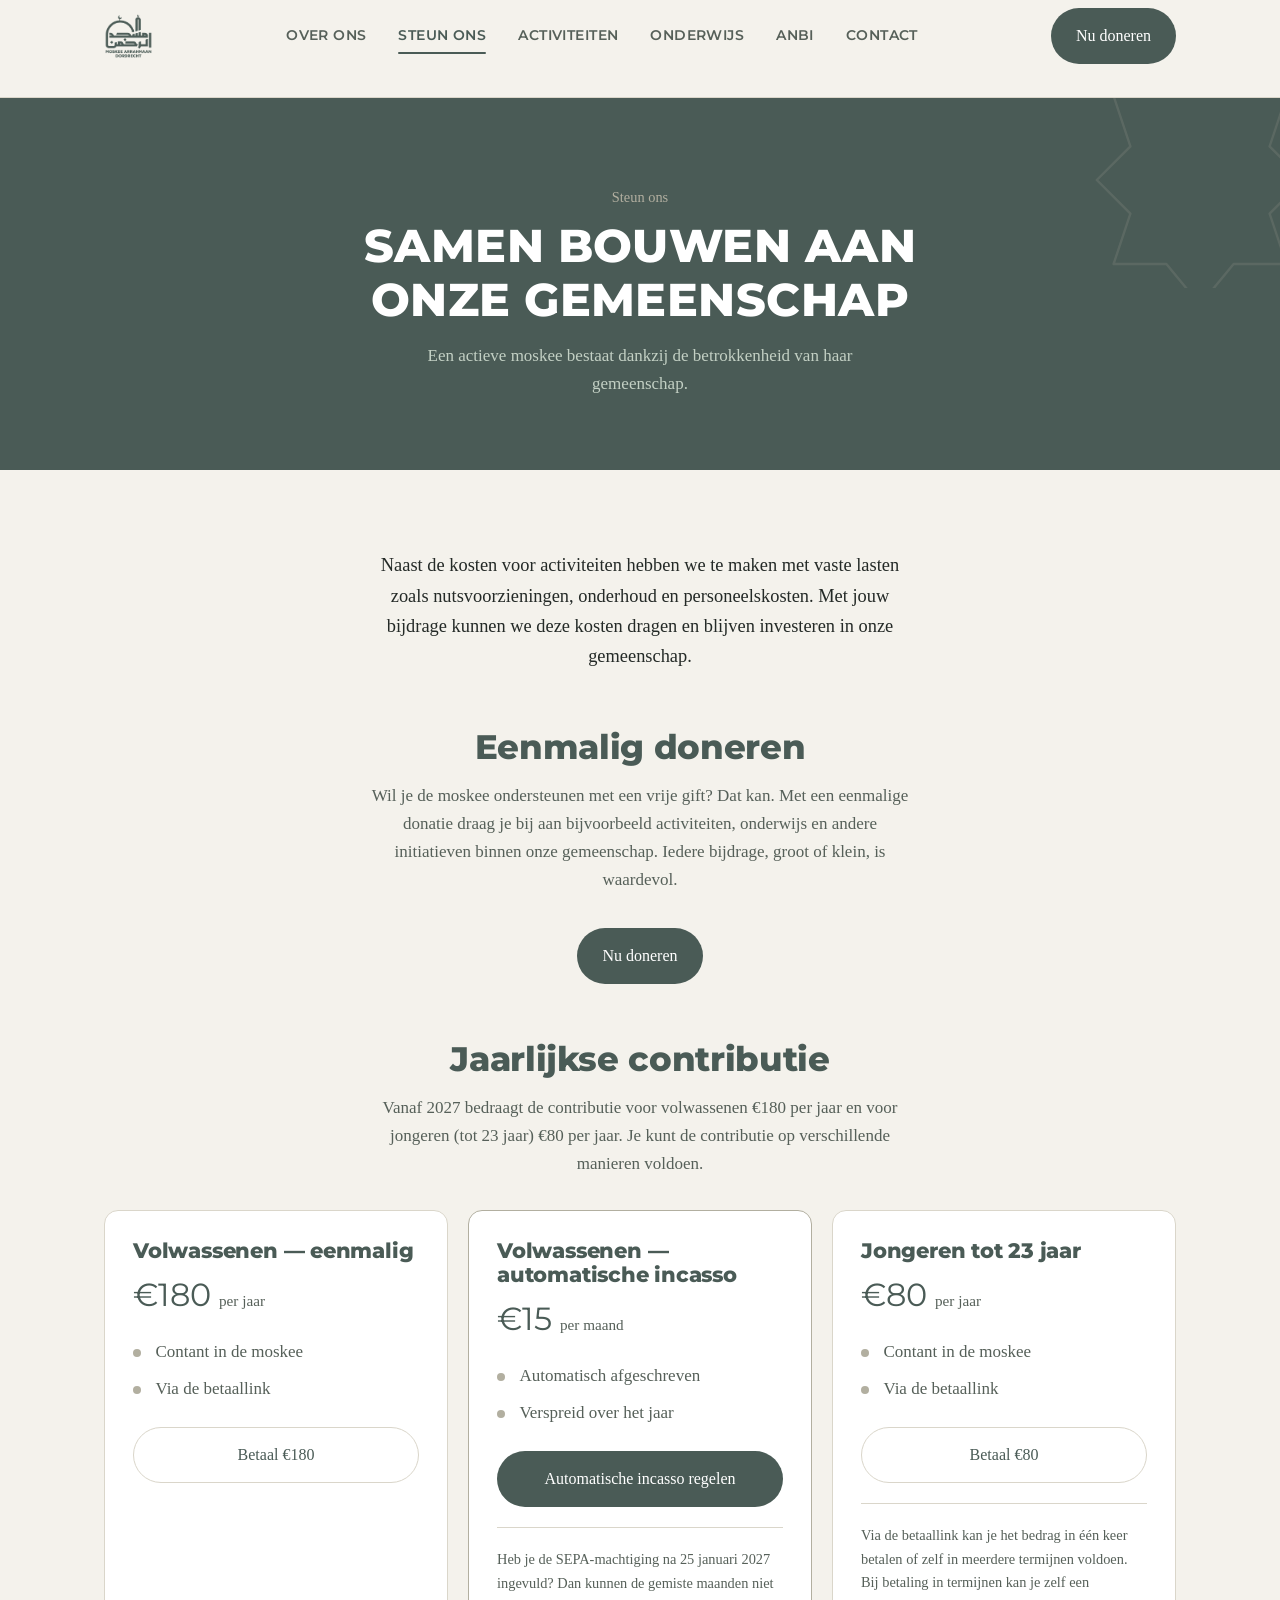
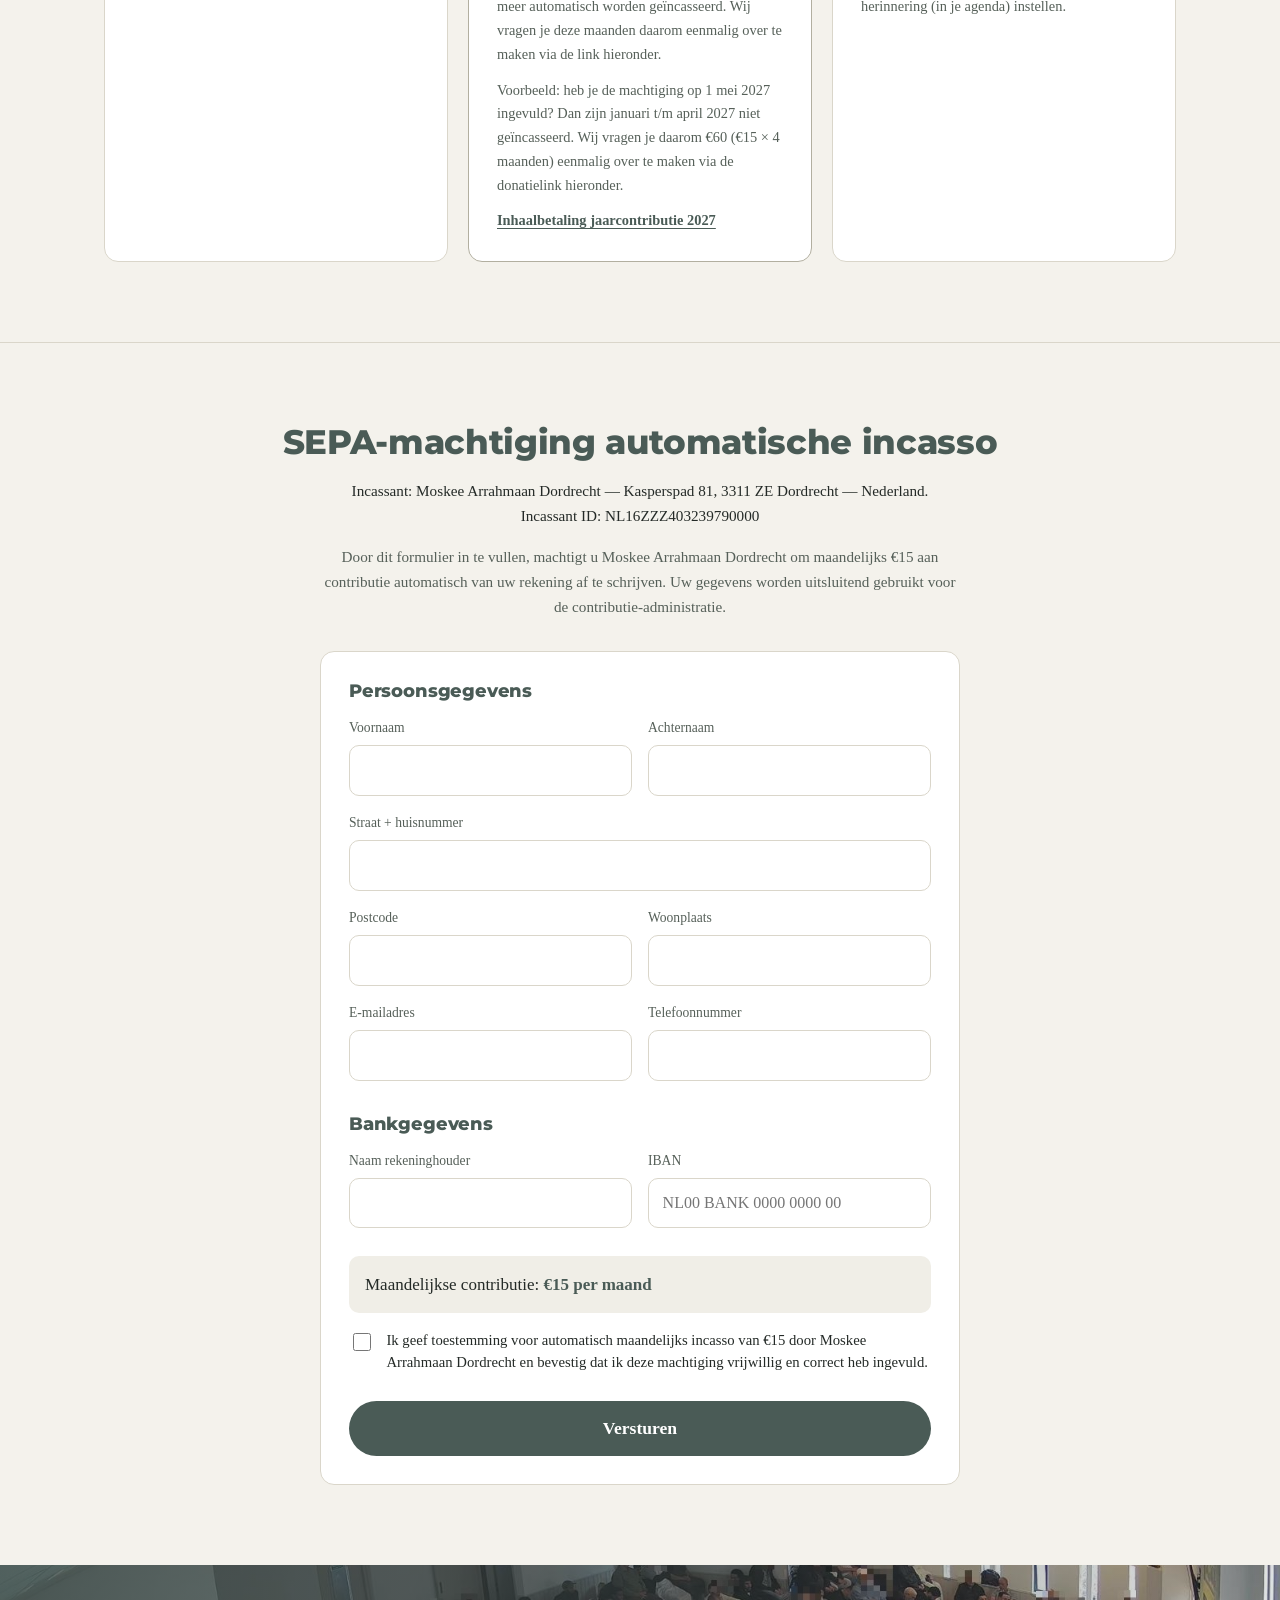
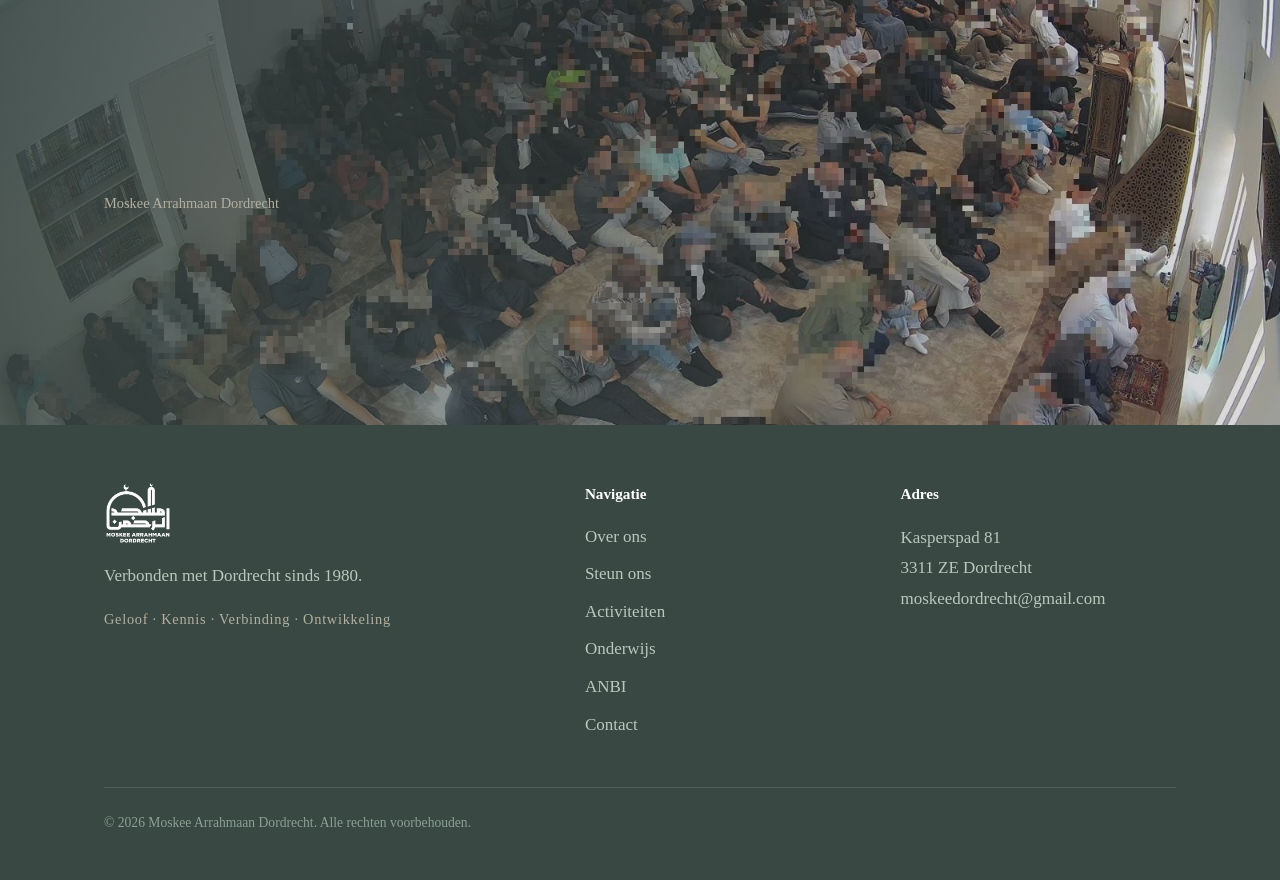
<file: steun-ons.html>
<!DOCTYPE html>
<html lang="nl">
<head>
  <meta charset="UTF-8">
  <meta name="viewport" content="width=device-width, initial-scale=1.0">
  <title>Steun ons — Moskee Arrahmaan Dordrecht</title>
  <meta name="description" content="Steun Moskee Arrahmaan via contributie, automatische incasso of een eenmalige donatie.">
  <link rel="preconnect" href="https://fonts.googleapis.com">
  <link rel="preconnect" href="https://fonts.gstatic.com" crossorigin>
  <link href="https://fonts.googleapis.com/css2?family=Montserrat:wght@500;600;700;800;900&display=swap" rel="stylesheet">
  <link rel="stylesheet" href="css/style.css">
  <link rel="icon" type="image/png" href="images/favicon.png">
  <meta name="theme-color" content="#4A5B56">
</head>
<body class="centered">
  <a class="skip-link" href="#main">Naar hoofdinhoud</a>
  <header class="site-header">
    <div class="wrap header-inner">
      <a class="brand" href="index.html" aria-label="Moskee Arrahmaan Dordrecht — home">
        <img src="images/logo.png" alt="Moskee Arrahmaan Dordrecht" class="brand__logo">
      </a>
      <nav class="nav" aria-label="Hoofdnavigatie">
        <ul>
          <li><a href="over-ons.html">Over ons</a></li>
          <li><a href="steun-ons.html" aria-current="page">Steun ons</a></li>
          <li><a href="activiteiten.html">Activiteiten</a></li>
          <li><a href="onderwijs.html">Onderwijs</a></li>
          <li><a href="anbi.html">ANBI</a></li>
          <li><a href="contact.html">Contact</a></li>
        </ul>
      </nav>
      <a href="steun-ons.html" class="btn btn--primary header-cta">Nu doneren</a>
      <button class="menu-toggle" aria-label="Menu openen" aria-expanded="false" aria-controls="mobile-nav">
        <span></span><span></span><span></span>
      </button>
    </div>
    <nav class="mobile-nav" id="mobile-nav" aria-label="Mobiele navigatie">
      <ul>
        <li><a href="over-ons.html">Over ons</a></li>
        <li><a href="steun-ons.html" aria-current="page">Steun ons</a></li>
        <li><a href="activiteiten.html">Activiteiten</a></li>
        <li><a href="onderwijs.html">Onderwijs</a></li>
        <li><a href="anbi.html">ANBI</a></li>
        <li><a href="contact.html">Contact</a></li>
      </ul>
      <a href="steun-ons.html" class="btn btn--primary">Nu doneren</a>
    </nav>
  </header>

  <main id="main">
    <section class="page-hero">
      <svg class="page-hero__star" viewBox="0 0 200 200" fill="none" aria-hidden="true">
        <path d="M100 6 128 40h44l-14 42 28 28-28 28 14 42h-44l-28 34-28-34H28l14-42-28-28 28-28L28 40h44Z" stroke="currentColor" stroke-width="2" stroke-linejoin="round"/>
      </svg>
      <div class="wrap">
        <div class="page-hero__inner">
          <p class="kicker">Steun ons</p>
          <h1>Samen bouwen aan onze gemeenschap</h1>
          <p>Een actieve moskee bestaat dankzij de betrokkenheid van haar gemeenschap.</p>
        </div>
      </div>
    </section>

    <section class="section-pad">
      <div class="wrap">
        <div class="prose">
          <p class="intro">Naast de kosten voor activiteiten hebben we te maken met vaste lasten zoals nutsvoorzieningen, onderhoud en personeelskosten. Met jouw bijdrage kunnen we deze kosten dragen en blijven investeren in onze gemeenschap.</p>
        </div>

        <div class="prose prose--spaced">
          <h2>Eenmalig doneren</h2>
          <p>Wil je de moskee ondersteunen met een vrije gift? Dat kan. Met een eenmalige donatie draag je bij aan bijvoorbeeld activiteiten, onderwijs en andere initiatieven binnen onze gemeenschap. Iedere bijdrage, groot of klein, is waardevol.</p>
          <a href="https://betaalverzoek.rabobank.nl/betaalverzoek/?id=DckpgFLoRYGA3qLge6UtIg" class="btn btn--primary" target="_blank" rel="noopener">Nu doneren</a>
        </div>

        <div class="prose prose--spaced">
          <h2>Jaarlijkse contributie</h2>
          <p>Vanaf 2027 bedraagt de contributie voor volwassenen €180 per jaar en voor jongeren (tot 23 jaar) €80 per jaar. Je kunt de contributie op verschillende manieren voldoen.</p>
        </div>

        <div class="tiers">
          <div class="tier">
            <h3>Volwassenen — eenmalig</h3>
            <p class="amount">€180 <small>per jaar</small></p>
            <ul>
              <li>Contant in de moskee</li>
              <li>Via de betaallink</li>
            </ul>
            <a href="https://betaalverzoek.rabobank.nl/betaalverzoek/?id=kL6GZLuWSZqH-mCCGbIthQ" class="btn btn--ghost" target="_blank" rel="noopener">Betaal €180</a>
          </div>
          <div class="tier tier--accent">
            <h3>Volwassenen — automatische incasso</h3>
            <p class="amount">€15 <small>per maand</small></p>
            <ul>
              <li>Automatisch afgeschreven</li>
              <li>Verspreid over het jaar</li>
            </ul>
            <a href="#sepa-formulier" class="btn btn--primary">Automatische incasso regelen</a>
            <div class="tier__note">
              <p>Heb je de SEPA-machtiging na 25 januari 2027 ingevuld? Dan kunnen de gemiste maanden niet meer automatisch worden geïncasseerd. Wij vragen je deze maanden daarom eenmalig over te maken via de link hieronder.</p>
              <p>Voorbeeld: heb je de machtiging op 1 mei 2027 ingevuld? Dan zijn januari t/m april 2027 niet geïncasseerd. Wij vragen je daarom €60 (€15 × 4 maanden) eenmalig over te maken via de donatielink hieronder.</p>
              <a href="https://betaalverzoek.rabobank.nl/betaalverzoek/?id=0yEHYKqYR52agdDA5NnYfQ" target="_blank" rel="noopener">Inhaalbetaling jaarcontributie 2027</a>
            </div>
          </div>
          <div class="tier">
            <h3>Jongeren tot 23 jaar</h3>
            <p class="amount">€80 <small>per jaar</small></p>
            <ul>
              <li>Contant in de moskee</li>
              <li>Via de betaallink</li>
            </ul>
            <a href="https://betaalverzoek.rabobank.nl/betaalverzoek/?id=8hzgWOmmRCmpJIv93g3fmw" class="btn btn--ghost" target="_blank" rel="noopener">Betaal €80</a>
            <div class="tier__note">
              <p>Via de betaallink kan je het bedrag in één keer betalen of zelf in meerdere termijnen voldoen. Bij betaling in termijnen kan je zelf een herinnering (in je agenda) instellen.</p>
            </div>
          </div>
        </div>
      </div>
    </section>

    <section id="sepa-formulier" class="section-pad">
      <div class="wrap">
        <h2>SEPA-machtiging automatische incasso</h2>
        <p class="sepa-incassant">
          Incassant: Moskee Arrahmaan Dordrecht — Kasperspad 81, 3311 ZE Dordrecht — Nederland.<br>
          Incassant ID: NL16ZZZ403239790000
        </p>
        <p class="sepa-intro">Door dit formulier in te vullen, machtigt u Moskee Arrahmaan Dordrecht om maandelijks €15 aan contributie automatisch van uw rekening af te schrijven. Uw gegevens worden uitsluitend gebruikt voor de contributie-administratie.</p>

        <form id="sepa-form" class="sepa-form" novalidate>
          <h3>Persoonsgegevens</h3>
          <div class="sepa-grid">
            <label>Voornaam<input name="voornaam" type="text" autocomplete="given-name" required></label>
            <label>Achternaam<input name="achternaam" type="text" autocomplete="family-name" required></label>
            <label class="sepa-full">Straat + huisnummer<input name="straat" type="text" autocomplete="street-address" required></label>
            <label>Postcode<input name="postcode" type="text" autocomplete="postal-code" required></label>
            <label>Woonplaats<input name="woonplaats" type="text" autocomplete="address-level2" required></label>
            <label>E-mailadres<input name="email" type="email" autocomplete="email" required></label>
            <label>Telefoonnummer<input name="telefoon" type="tel" autocomplete="tel" required></label>
          </div>

          <h3>Bankgegevens</h3>
          <div class="sepa-grid">
            <label>Naam rekeninghouder<input name="rekeninghouder" type="text" required></label>
            <label>IBAN<input name="iban" type="text" inputmode="text" placeholder="NL00 BANK 0000 0000 00" pattern="[A-Za-z]{2}[0-9]{2}[A-Za-z0-9 ]{10,30}" required></label>
          </div>

          <input type="hidden" name="bedrag" value="15">
          <p class="sepa-bedrag">Maandelijkse contributie: <strong>€15 per maand</strong></p>

          <label class="sepa-check">
            <input type="checkbox" name="toestemming" required>
            <span>Ik geef toestemming voor automatisch maandelijks incasso van €15 door Moskee Arrahmaan Dordrecht en bevestig dat ik deze machtiging vrijwillig en correct heb ingevuld.</span>
          </label>

          <button type="submit" class="btn btn--primary btn--lg sepa-submit">Versturen</button>
          <p class="sepa-error" hidden></p>
        </form>

        <div class="sepa-success" hidden>
          <h3>Bedankt! Uw machtiging is succesvol verzonden.</h3>
          <p>U ontvangt binnen enkele minuten een bevestigingsmail op het door u opgegeven e-mailadres. Onze administratie verwerkt uw machtiging zo spoedig mogelijk en de eerste incasso vindt plaats op de eerstvolgende 27e van de maand. Moge Allah u belonen voor uw steun aan de moskee.</p>
        </div>
      </div>
    </section>

    <section class="band" aria-hidden="true">
      <img src="images/jumuah-vol.jpg" alt="Gezamenlijk vrijdaggebed in de moskee" loading="lazy">
      <div class="band__overlay">
        <div class="wrap">
          <span class="src">Moskee Arrahmaan Dordrecht</span>
        </div>
      </div>
    </section>

  </main>
  <footer class="site-footer">
    <div class="wrap footer-grid">
      <div>
        <img src="images/logo-white.png" alt="Moskee Arrahmaan Dordrecht" class="footer__logo">
        <p>Verbonden met Dordrecht sinds 1980.</p>
        <p class="footer__tag">Geloof · Kennis · Verbinding · Ontwikkeling</p>
      </div>
      <div>
        <h4>Navigatie</h4>
        <ul>
          <li><a href="over-ons.html">Over ons</a></li>
          <li><a href="steun-ons.html">Steun ons</a></li>
          <li><a href="activiteiten.html">Activiteiten</a></li>
          <li><a href="onderwijs.html">Onderwijs</a></li>
          <li><a href="anbi.html">ANBI</a></li>
          <li><a href="contact.html">Contact</a></li>
        </ul>
      </div>
      <div>
        <h4>Adres</h4>
        <address>
          Kasperspad 81<br>
          3311 ZE Dordrecht<br>
          <a href="mailto:moskeedordrecht@gmail.com">moskeedordrecht@gmail.com</a>
        </address>
      </div>
    </div>
    <div class="wrap">
      <p class="footer-bottom">© <span id="year"></span> Moskee Arrahmaan Dordrecht. Alle rechten voorbehouden.</p>
    </div>
  </footer>
  <script src="js/main.js"></script>
  <script>
  (function () {
    var ENDPOINT = "https://script.google.com/macros/s/AKfycbwK3w2sDqzbuMCVtG1Wep4C2G7CWIlGq5vqliCOeU_VZ-4PgyS6gElN36IE3Hip9wxABQ/exec";
    var form = document.getElementById("sepa-form");
    if (!form) return;
    var errEl = form.querySelector(".sepa-error");
    var btn = form.querySelector(".sepa-submit");
    var success = document.querySelector(".sepa-success");
    form.addEventListener("submit", function (ev) {
      ev.preventDefault();
      errEl.hidden = true;
      if (!form.checkValidity()) { form.reportValidity(); return; }
      btn.disabled = true; btn.textContent = "Versturen…";
      var body = new URLSearchParams(new FormData(form)).toString();
      fetch(ENDPOINT, {
        method: "POST",
        mode: "no-cors",
        headers: { "Content-Type": "application/x-www-form-urlencoded;charset=UTF-8" },
        body: body
      }).then(function () {
        form.hidden = true;
        if (success) success.hidden = false;
        success && success.scrollIntoView({ behavior: "smooth", block: "center" });
      }).catch(function () {
        btn.disabled = false; btn.textContent = "Versturen";
        errEl.textContent = "Er ging iets mis bij het verzenden. Probeer het opnieuw of mail ons via moskeedordrecht@gmail.com.";
        errEl.hidden = false;
      });
    });
  })();
  </script>
</body>
</html>
</file>
<file: css/style.css>
/* ===========================================================
   MOSKEE ARRAHMAAN — gedeelde stylesheet
=========================================================== */

/* ---------- Design tokens ---------- */
:root {
  --brand-green:      #4A5B56;   /* primair */
  --brand-green-dark: #3A4844;   /* hero, footer, hovers */
  --brand-taupe:      #B2AFA0;   /* secundair accent, alleen op donkere vlakken of als rand/vulling */
  --paper:            #F4F2EC;   /* warme off-white basis */
  --sand:             #E9E6DC;   /* lichte taupe-tint voor alt-secties */
  --sand-050:         #F0EEE7;   /* extra lichte tint */
  --line:             #DAD6CA;   /* randen */
  --ink:              #242A27;   /* bodytekst */
  --ink-soft:         #566059;   /* zachte tekst */
  --white:            #FFFFFF;

  --font-head: "Gotham Black", "Montserrat", system-ui, sans-serif;
  --font-body: "Georgia Pro", Georgia, serif;

  --wrap: 1120px;
  --gutter: 1.5rem;
  --radius: 14px;
  --shadow: 0 18px 40px -22px rgba(58, 72, 68, .45);
}

/* ---------- Base ---------- */
*, *::before, *::after { box-sizing: border-box; }
html { scroll-behavior: smooth; }
body {
  margin: 0;
  background: var(--paper);
  color: var(--ink);
  font-family: var(--font-body);
  font-size: 1.0625rem;
  line-height: 1.65;
  -webkit-font-smoothing: antialiased;
}
img { max-width: 100%; display: block; }
a { color: inherit; text-decoration: none; }

h1, h2, h3 {
  font-family: var(--font-head);
  font-weight: 800;
  line-height: 1.15;
  letter-spacing: -0.01em;
  margin: 0;
}

.wrap {
  width: 100%;
  max-width: var(--wrap);
  margin-inline: auto;
  padding-inline: var(--gutter);
}

:focus-visible {
  outline: 3px solid var(--brand-green);
  outline-offset: 3px;
  border-radius: 4px;
}

.skip-link {
  position: absolute;
  left: -9999px;
  top: 0;
  background: var(--brand-green);
  color: #fff;
  padding: .75rem 1rem;
  z-index: 100;
}
.skip-link:focus { left: 1rem; top: 1rem; }

/* ---------- Buttons ---------- */
.btn {
  display: inline-flex;
  align-items: center;
  gap: .5rem;
  font-family: var(--font-body);
  font-weight: 500;
  font-size: 1rem;
  padding: .85rem 1.5rem;
  border-radius: 999px;
  border: 1px solid transparent;
  cursor: pointer;
  transition: background-color .2s ease, color .2s ease, border-color .2s ease;
}
.btn--primary { background: var(--brand-green); color: #fff; }
.btn--primary:hover { background: var(--brand-green-dark); }
.btn--ghost { background: transparent; color: var(--brand-green); border-color: var(--line); }
.btn--ghost:hover { border-color: var(--brand-green); }
.btn--on-dark { background: transparent; color: #fff; border-color: rgba(255,255,255,.4); }
.btn--on-dark:hover { border-color: #fff; }
.btn--lg { padding: 1rem 2rem; font-size: 1.1rem; font-weight: 600; }

/* ---------- Header ---------- */
.site-header {
  position: sticky;
  top: 0;
  z-index: 50;
  background: rgba(244, 242, 236, .88);
  backdrop-filter: blur(8px);
  border-bottom: 1px solid var(--line);
}
.header-inner {
  display: flex;
  align-items: center;
  justify-content: space-between;
  gap: 1rem;
  min-height: 72px;
}
.brand { display: flex; align-items: center; gap: .7rem; transition: opacity .2s ease; }
.brand:hover { opacity: .85; }
.brand__logo { height: 46px; width: auto; display: block; transition: transform .25s ease; }
.brand:hover .brand__logo { transform: scale(1.04); }
.brand__mark { color: var(--brand-green); flex: none; }
.brand__name {
  font-family: var(--font-head);
  font-size: 1.25rem;
  font-weight: 600;
  color: var(--brand-green);
  letter-spacing: -0.01em;
  line-height: 1.05;
  text-transform: uppercase;
}
.brand__sub {
  display: block;
  font-family: var(--font-body);
  font-size: .72rem;
  font-weight: 500;
  color: var(--ink-soft);
  letter-spacing: .08em;
  text-transform: uppercase;
}
.nav { display: none; }
.nav ul { display: flex; gap: 2rem; list-style: none; margin: 0; padding: 0; }
.nav a {
  position: relative;
  display: inline-block;
  padding: .4rem 0;
  font-family: var(--font-head);
  font-size: .88rem;
  font-weight: 600;
  color: var(--ink-soft);
  text-transform: uppercase;
  letter-spacing: 0.03em;
  transition: color .2s ease;
}
.nav a::after {
  content: "";
  position: absolute;
  left: 0;
  right: 0;
  bottom: 0;
  height: 2px;
  background: var(--brand-green);
  border-radius: 2px;
  transform: scaleX(0);
  transform-origin: left;
  transition: transform .25s ease;
}
.nav a:hover, .nav a[aria-current="page"] { color: var(--brand-green); }
.nav a:hover::after, .nav a[aria-current="page"]::after { transform: scaleX(1); }
.header-cta { display: none; transition: transform .2s ease, box-shadow .2s ease; }
.header-cta:hover { transform: translateY(-2px); box-shadow: 0 12px 22px -14px rgba(74,91,86,.5); }

.menu-toggle {
  display: inline-flex; flex-direction: column; align-items: center; justify-content: center; gap: 5px;
  background: none; border: none; padding: 14px; cursor: pointer;
}
.menu-toggle span {
  width: 22px; height: 2px; background: var(--brand-green); border-radius: 2px;
  transition: transform .3s ease, opacity .2s ease;
}
.menu-toggle[aria-expanded="true"] span:nth-child(1) { transform: translateY(7px) rotate(45deg); }
.menu-toggle[aria-expanded="true"] span:nth-child(2) { opacity: 0; transform: scaleX(0); }
.menu-toggle[aria-expanded="true"] span:nth-child(3) { transform: translateY(-7px) rotate(-45deg); }

.mobile-nav {
  display: block;
  max-height: 0;
  overflow: hidden;
  opacity: 0;
  visibility: hidden;
  border-top: 1px solid var(--line);
  background: var(--paper);
  padding: 0 var(--gutter) 1.5rem;
  transition: max-height .4s cubic-bezier(.4,0,.2,1), opacity .3s ease, visibility 0s linear .4s;
}
.mobile-nav.open {
  max-height: 480px;
  opacity: 1;
  visibility: visible;
  box-shadow: 0 16px 28px -18px rgba(36,42,39,.25);
  transition: max-height .4s cubic-bezier(.4,0,.2,1), opacity .35s ease .05s, visibility 0s linear 0s;
}
.mobile-nav ul { list-style: none; margin: 0; padding: .5rem 0 1.5rem; }
.mobile-nav li { border-bottom: 1px solid var(--line); opacity: 0; }
.mobile-nav li:last-child { border-bottom: none; }
.mobile-nav.open li { animation: navItemIn .35s ease forwards; }
.mobile-nav.open li:nth-child(1) { animation-delay: .05s; }
.mobile-nav.open li:nth-child(2) { animation-delay: .1s; }
.mobile-nav.open li:nth-child(3) { animation-delay: .15s; }
.mobile-nav.open li:nth-child(4) { animation-delay: .2s; }
.mobile-nav.open li:nth-child(5) { animation-delay: .25s; }
.mobile-nav a {
  display: block; padding: .8rem 0; color: var(--ink);
  transition: color .2s ease, padding-left .2s ease;
}
.mobile-nav ul a {
  font-family: var(--font-head);
  font-size: 1rem;
  text-transform: uppercase;
  letter-spacing: 0.02em;
}
.mobile-nav ul a:hover, .mobile-nav ul a:active { color: var(--brand-green); padding-left: .35rem; }
.mobile-nav .btn {
  display: flex;
  align-items: center;
  justify-content: center;
  text-align: center;
  width: 100%;
  padding: .9rem 1.5rem;
  margin-top: 1.25rem;
  color: #fff;
  opacity: 0;
  transition: background-color .2s ease, color .2s ease, border-color .2s ease, transform .15s ease;
}
.mobile-nav.open .btn { animation: navItemIn .35s ease .3s forwards; }
.mobile-nav .btn:active { transform: scale(.97); }

@keyframes navItemIn {
  from { opacity: 0; transform: translateY(-6px); }
  to { opacity: 1; transform: translateY(0); }
}

/* ---------- Hero (home) ---------- */
.hero { background: var(--brand-green); color: #EAF0E9; position: relative; overflow: hidden; }
.hero__star {
  position: absolute; right: -60px; top: -40px;
  width: 320px; height: 320px; color: rgba(178, 175, 160, .16); pointer-events: none;
}
.hero .wrap { position: relative; z-index: 1; }
.hero__inner { padding: 4.5rem 0 4rem; max-width: 640px; }
.hero__eyebrow { font-size: .9rem; color: var(--brand-taupe); margin: 0 0 1.25rem; font-weight: 500; }
.hero h1 { color: #fff; font-size: clamp(2.2rem, 6vw, 3.4rem); font-weight: 800; text-transform: uppercase; letter-spacing: 0.01em; }
.hero__lead {
  font-family: var(--font-head);
  font-size: clamp(1.15rem, 3vw, 1.4rem);
  color: #CBD8CC; margin: 1rem 0 1.5rem;
}
.hero p.body { color: #C3D0C4; margin: 0 0 2rem; }
.hero__actions { display: flex; flex-wrap: wrap; gap: .85rem; }

/* ---------- Page hero (subpaginas) ---------- */
.page-hero { background: var(--brand-green); color: #EAF0E9; position: relative; overflow: hidden; }
.page-hero__star {
  position: absolute; right: -40px; top: -50px;
  width: 240px; height: 240px; color: rgba(178, 175, 160, .16); pointer-events: none;
}
.page-hero .wrap { position: relative; z-index: 1; }
.page-hero__inner { padding: 3.5rem 0; max-width: 680px; }
.page-hero .kicker { color: var(--brand-taupe); }
.page-hero h1 { color: #fff; font-size: clamp(1.9rem, 5vw, 2.9rem); margin: .6rem 0 0; text-transform: uppercase; letter-spacing: 0.01em; }
.page-hero p { color: #C3D0C4; margin: 1rem 0 0; max-width: 60ch; }

/* ---------- Prayer times ---------- */
.prayer { margin-top: -2.5rem; position: relative; z-index: 2; margin-bottom: 4rem; }
.prayer__card {
  background: var(--white); border: 1px solid var(--line);
  border-radius: var(--radius); box-shadow: var(--shadow); padding: 1.75rem;
}
.prayer__head {
  display: flex; flex-wrap: wrap; align-items: baseline; justify-content: space-between;
  gap: .5rem; margin-bottom: 1.25rem;
}
.prayer__head h2 { font-size: 1.4rem; color: var(--brand-green); }
.prayer__date { font-size: .9rem; color: var(--ink-soft); }
.prayer__embed-wrap { border-radius: 10px; overflow: hidden; }
.prayer__embed-wrap iframe { border: 0; max-width: 100%; vertical-align: top; }
.mawaqit-mobile { width: 100%; min-height: 480px; }
.mawaqit-desktop { display: none; }

/* ---------- Section helpers ---------- */
section { scroll-margin-top: 90px; }
.section-pad { padding: 3.5rem 0; }
.lede { max-width: 62ch; }
.kicker { font-size: .9rem; font-weight: 500; color: var(--brand-green); margin: 0 0 .9rem; }

/* ---------- Prose (tekstpaginas) ---------- */
.prose { max-width: 65ch; }
.prose h2 { font-size: clamp(1.6rem, 3.5vw, 2.1rem); color: var(--brand-green); margin: 2.5rem 0 1rem; }
.prose h2:first-child { margin-top: 0; }
.prose p { color: var(--ink-soft); margin: 0 0 1.1rem; }
.prose p.intro { color: var(--ink); font-size: 1.15rem; }
.prose .btn { margin-top: 1rem; }
.prose--spaced { margin-top: 3.5rem; }

/* ---------- Ingekaderde foto (onderwijs) ---------- */
.feature-image figure { margin: 0 auto; max-width: 960px; }
.feature-image img { width: 100%; height: auto; display: block; border-radius: var(--radius); box-shadow: var(--shadow); }
.feature-image figcaption { margin-top: .9rem; text-align: center; color: var(--ink-soft); font-size: .95rem; }
/* Geen dubbele sectie-padding tussen foto en de sectie eronder */
.feature-image + .section-pad { padding-top: 0; }

/* ---------- Over ons teaser (home) ---------- */
.about h2 { font-size: clamp(1.8rem, 4vw, 2.4rem); color: var(--brand-green); margin-bottom: 1rem; text-transform: uppercase; letter-spacing: 0.01em; }
.about p { color: var(--ink-soft); }
.about .btn { margin-top: 1.5rem; }

/* ---------- Community beeldband ---------- */
.band { position: relative; }
.band img { width: 100%; height: clamp(260px, 40vw, 460px); object-fit: cover; }
.band__overlay {
  position: absolute; inset: 0;
  background: linear-gradient(90deg, rgba(58,72,68,.82) 0%, rgba(58,72,68,.45) 55%, rgba(58,72,68,.15) 100%);
  display: flex; align-items: center;
}
.band__overlay .wrap { width: 100%; }
.band__overlay p { color: #fff; max-width: 34ch; margin: 0; }
.band__overlay .quote {
  font-family: var(--font-head); font-size: clamp(1.4rem, 3.5vw, 2rem); line-height: 1.25;
}
.band__overlay .src { display: block; margin-top: 1rem; font-size: .9rem; color: var(--brand-taupe); }

/* ---------- Support band ---------- */
.support { background: var(--sand); border-top: 1px solid var(--line); border-bottom: 1px solid var(--line); }
.support__grid { display: grid; gap: 1.5rem; }
.support h2 { font-size: clamp(1.8rem, 4vw, 2.4rem); color: var(--brand-green); text-transform: uppercase; letter-spacing: 0.01em; }
.support p { color: var(--ink-soft); max-width: 54ch; margin: 1rem 0 0; }
.support__actions { display: flex; flex-wrap: wrap; gap: .85rem; margin-top: 1.75rem; min-width: 0; }
.support__actions .btn { flex: 1 1 12rem; justify-content: center; text-align: center; }

/* ---------- Discover list (home) ---------- */
.discover h2 { font-size: clamp(1.8rem, 4vw, 2.4rem); color: var(--brand-green); margin-bottom: 2rem; text-transform: uppercase; letter-spacing: 0.01em; }
.discover__list { display: grid; gap: 0; border-top: 1px solid var(--line); }
.discover__item {
  display: flex; align-items: center; justify-content: space-between; gap: 1rem;
  padding: 1.6rem 0; border-bottom: 1px solid var(--line); transition: padding-left .2s ease;
}
.discover__item:hover { padding-left: .5rem; }
.discover__item h3 { font-size: 1.4rem; color: var(--brand-green); margin-bottom: .3rem; }
.discover__item p { margin: 0; color: var(--ink-soft); font-size: .97rem; }
.discover__arrow { color: var(--brand-green); flex: none; }

/* ---------- Gallery (activiteiten) ---------- */
.gallery { display: grid; grid-template-columns: 1fr; gap: 1rem; }
.gallery figure { margin: 0; border-radius: var(--radius); overflow: hidden; background: var(--sand-050); }
.gallery img { width: 100%; height: 240px; object-fit: cover; transition: transform .4s ease; }
.gallery figure:hover img { transform: scale(1.03); }
.gallery figcaption { padding: .8rem 1rem; font-size: .92rem; color: var(--ink-soft); }

/* WhatsApp CTA */
.whatsapp-cta {
  background: var(--brand-green); color: #EAF0E9; border-radius: var(--radius);
  padding: 2rem; margin-top: 3rem;
  display: grid; gap: 1.25rem;
}
.whatsapp-cta h2 { color: #fff; font-size: 1.5rem; }
.whatsapp-cta p { color: #C3D0C4; margin: 0; max-width: 52ch; }
/* Knop op de groene achtergrond: licht, zodat hij zichtbaar is */
.whatsapp-cta .btn--primary { background: var(--white); color: var(--brand-green); }
.whatsapp-cta .btn--primary:hover { background: var(--sand); }

/* ---------- Contributie blokken (steun) ---------- */
.tiers { display: grid; gap: 1.25rem; margin-top: 2rem; }
.tier { border: 1px solid var(--line); border-radius: var(--radius); padding: 1.75rem; background: var(--white); }
.tier--accent { border-color: var(--brand-taupe); }
.tier h3 { font-size: 1.3rem; color: var(--brand-green); margin-bottom: .35rem; }
.tier .amount {
  font-family: var(--font-head); font-size: 2rem; color: var(--brand-green); margin: .25rem 0 1rem;
}
.tier .amount small { font-size: .95rem; color: var(--ink-soft); font-family: var(--font-body); }
.tier ul { list-style: none; margin: 0 0 1.5rem; padding: 0; display: grid; gap: .6rem; }
.tier li { color: var(--ink-soft); padding-left: 1.4rem; position: relative; }
.tier li::before { content: ""; position: absolute; left: 0; top: .65em; width: .5rem; height: .5rem; border-radius: 50%; background: var(--brand-taupe); }
.tier .btn { width: 100%; justify-content: center; text-align: center; }
.tier__note {
  margin-top: 1.25rem; padding-top: 1.25rem; border-top: 1px solid var(--line);
  font-size: .9rem; color: var(--ink-soft);
}
.tier__note p { margin: 0 0 .75rem; }
.tier__note a { color: var(--brand-green); font-weight: 600; text-decoration: underline; text-underline-offset: 3px; }
/* ---------- SEPA-machtiging (steun) ---------- */
#sepa-formulier { scroll-margin-top: 90px; border-top: 1px solid var(--line); }
#sepa-formulier h2 { font-size: clamp(1.6rem, 3.5vw, 2.1rem); color: var(--brand-green); margin-bottom: 1rem; }
.sepa-incassant,
.sepa-intro { max-width: 640px; margin: 0 auto 1rem; color: var(--ink-soft); font-size: .95rem; }
.sepa-incassant { color: var(--ink); }
.sepa-form,
.sepa-success { max-width: 640px; margin: 2rem auto 0; text-align: left; }
.sepa-form {
  background: var(--white); border: 1px solid var(--line); border-radius: var(--radius);
  padding: 1.75rem;
}
.sepa-form h3 { font-size: 1.15rem; color: var(--brand-green); margin: 0 0 1rem; }
.sepa-form h3:not(:first-child) { margin-top: 2rem; }
.sepa-grid { display: grid; grid-template-columns: 1fr; gap: 1rem; }
.sepa-form label { display: block; font-size: .85rem; font-weight: 500; color: var(--ink-soft); }
.sepa-form input[type="text"],
.sepa-form input[type="email"],
.sepa-form input[type="tel"] {
  display: block; width: 100%; margin-top: .35rem; padding: .7rem .85rem;
  font: inherit; font-size: 1rem; color: var(--ink);
  background: var(--white); border: 1px solid var(--line); border-radius: 10px;
  transition: border-color .2s ease, box-shadow .2s ease;
}
.sepa-form input:focus {
  outline: none; border-color: var(--brand-green);
  box-shadow: 0 0 0 3px rgba(74, 91, 86, .2);
}
.sepa-bedrag { margin: 1.75rem 0 1rem; padding: .9rem 1rem; background: var(--sand-050); border-radius: 10px; color: var(--ink); }
.sepa-bedrag strong { color: var(--brand-green); }
.sepa-form .sepa-check {
  display: flex; align-items: flex-start; gap: .75rem;
  font-size: .92rem; font-weight: 400; color: var(--ink); line-height: 1.5;
}
.sepa-check input { flex: none; width: 1.15rem; height: 1.15rem; margin-top: .2rem; accent-color: var(--brand-green); }
.sepa-submit { width: 100%; justify-content: center; margin-top: 1.75rem; }
.sepa-submit:disabled { opacity: .65; cursor: wait; }
.sepa-error {
  margin: 1rem 0 0; padding: .8rem 1rem; border-radius: 10px;
  background: #FBEAEA; border: 1px solid #E8B4B4; color: #8A2C2C; font-size: .92rem;
}
.sepa-success {
  background: var(--sand); border: 1px solid var(--line); border-radius: var(--radius);
  padding: 1.75rem; text-align: center;
}
.sepa-success h3 { font-size: 1.25rem; color: var(--brand-green); margin-bottom: .75rem; }
.sepa-success p { margin: 0; color: var(--ink-soft); }
[hidden] { display: none !important; }

/* ---------- Onderwijs lijst ---------- */
.courses { display: grid; gap: 1.25rem; margin-top: 2rem; }
.course {
  border: 1px solid var(--line); border-left: 4px solid var(--brand-taupe);
  border-radius: 10px; padding: 1.5rem; background: var(--white);
}
.course h3 { font-size: 1.25rem; color: var(--brand-green); margin-bottom: .75rem; }
.course dl { display: grid; grid-template-columns: auto 1fr; gap: .35rem 1rem; margin: 0 0 .9rem; }
.course dt { color: var(--brand-green); font-weight: 500; font-size: .95rem; }
.course dd { margin: 0; color: var(--ink); }
.course p { margin: 0; color: var(--ink-soft); font-size: .97rem; }

/* ---------- Contact ---------- */
.contact-grid { display: grid; gap: 2.5rem; }
.contact-methods { display: grid; gap: 1.25rem; }
.contact-method { border-bottom: 1px solid var(--line); padding-bottom: 1.25rem; }
.contact-method h3 { font-size: 1.1rem; color: var(--brand-green); margin-bottom: .3rem; }
.contact-method a { color: var(--brand-green); font-weight: 500; }
.contact-method p { margin: 0; color: var(--ink-soft); font-size: .95rem; }
.map-embed { border: 0; width: 100%; height: 340px; border-radius: var(--radius); }
.contact-address {
  background: var(--sand); border-radius: var(--radius); padding: 1.5rem; margin-top: 1.25rem;
}
.contact-address address { font-style: normal; line-height: 1.9; color: var(--ink); }

/* ---------- Footer ---------- */
.site-footer { background: var(--brand-green-dark); color: #B9C8BC; padding: 3.5rem 0 2rem; }
.footer-grid { display: grid; gap: 2.5rem; }
.footer__logo { height: 64px; width: auto; margin-bottom: 1rem; }
.footer__name { font-family: var(--font-head); font-size: 1.35rem; color: #fff; margin-bottom: .75rem; }
.footer__tag { color: var(--brand-taupe); font-size: .9rem; letter-spacing: .05em; }
.site-footer h4 { font-family: var(--font-body); font-size: .95rem; color: #fff; margin: 0 0 1rem; font-weight: 600; }
.site-footer ul { list-style: none; margin: 0; padding: 0; display: grid; gap: .6rem; }
.site-footer a:hover { color: #fff; }
.site-footer address { font-style: normal; line-height: 1.8; }
.footer-bottom {
  margin-top: 3rem; padding-top: 1.5rem; border-top: 1px solid rgba(255,255,255,.12);
  font-size: .85rem; color: #8AA093;
}

/* ---------- Centered tekst (body.centered) ---------- */
body.centered .prose,
body.centered .page-hero__inner,
body.centered .hero__inner,
body.centered .support,
body.centered .prayer__head,
body.centered .discover h2,
body.centered .section-pad > .wrap > h2,
body.centered .section-pad > .wrap > .kicker,
body.centered .section-pad > .wrap > p,
body.centered .whatsapp-cta,
body.centered .contact-methods,
body.centered .contact-method {
  text-align: center;
}
/* Tekstkolommen met max-width in het midden zetten */
body.centered .prose,
body.centered .page-hero__inner,
body.centered .hero__inner,
body.centered .page-hero p,
body.centered .support p,
body.centered .whatsapp-cta p {
  margin-inline: auto;
}
/* Gebedstijden: titel en subtitel onder elkaar, gecentreerd */
body.centered .prayer__head { flex-direction: column; align-items: center; }
/* Steun-band: tekst en knoppen gestapeld en gecentreerd, ook op desktop */
body.centered .support__grid { grid-template-columns: 1fr; justify-items: center; }
body.centered .support__actions { width: 100%; max-width: 30rem; }
/* WhatsApp/vragen-blok: tekst boven, knop eronder */
body.centered .whatsapp-cta { grid-template-columns: 1fr; justify-items: center; }
body.centered .whatsapp-cta p { margin-top: .6rem; }
body.centered .hero__actions,
body.centered .support__actions {
  justify-content: center;
}

/* ---------- Responsive ---------- */
@media (min-width: 640px) {
  .gallery { grid-template-columns: repeat(2, 1fr); }
  .tiers { grid-template-columns: repeat(2, 1fr); }
  .whatsapp-cta { grid-template-columns: 1.5fr auto; align-items: center; }
  .sepa-grid { grid-template-columns: 1fr 1fr; }
  .sepa-full { grid-column: 1 / -1; }
}
@media (min-width: 720px) {
  .mawaqit-desktop { display: block; width: 100%; min-height: 460px; }
  .mawaqit-mobile { display: none; }
  .support__grid { grid-template-columns: 1.4fr 1fr; align-items: center; }
  .footer-grid { grid-template-columns: 1.6fr 1fr 1fr; }
  .contact-grid { grid-template-columns: 1fr 1fr; align-items: start; }
}
@media (min-width: 940px) {
  .nav { display: block; }
  .header-cta { display: inline-flex; }
  .menu-toggle { display: none; }
  .section-pad { padding: 5rem 0; }
  .hero__inner { padding: 6rem 0 5rem; }
  .page-hero__inner { padding: 4.5rem 0; }
  .gallery { grid-template-columns: repeat(3, 1fr); }
  .courses { grid-template-columns: repeat(2, 1fr); }
  .tiers { grid-template-columns: repeat(3, 1fr); }
}
@media (prefers-reduced-motion: reduce) {
  * { scroll-behavior: auto; transition: none !important; animation: none !important; }
  .gallery figure:hover img { transform: none; }
  .mobile-nav.open { max-height: none; }
  .mobile-nav li, .mobile-nav .btn { opacity: 1; }
}
</file>
